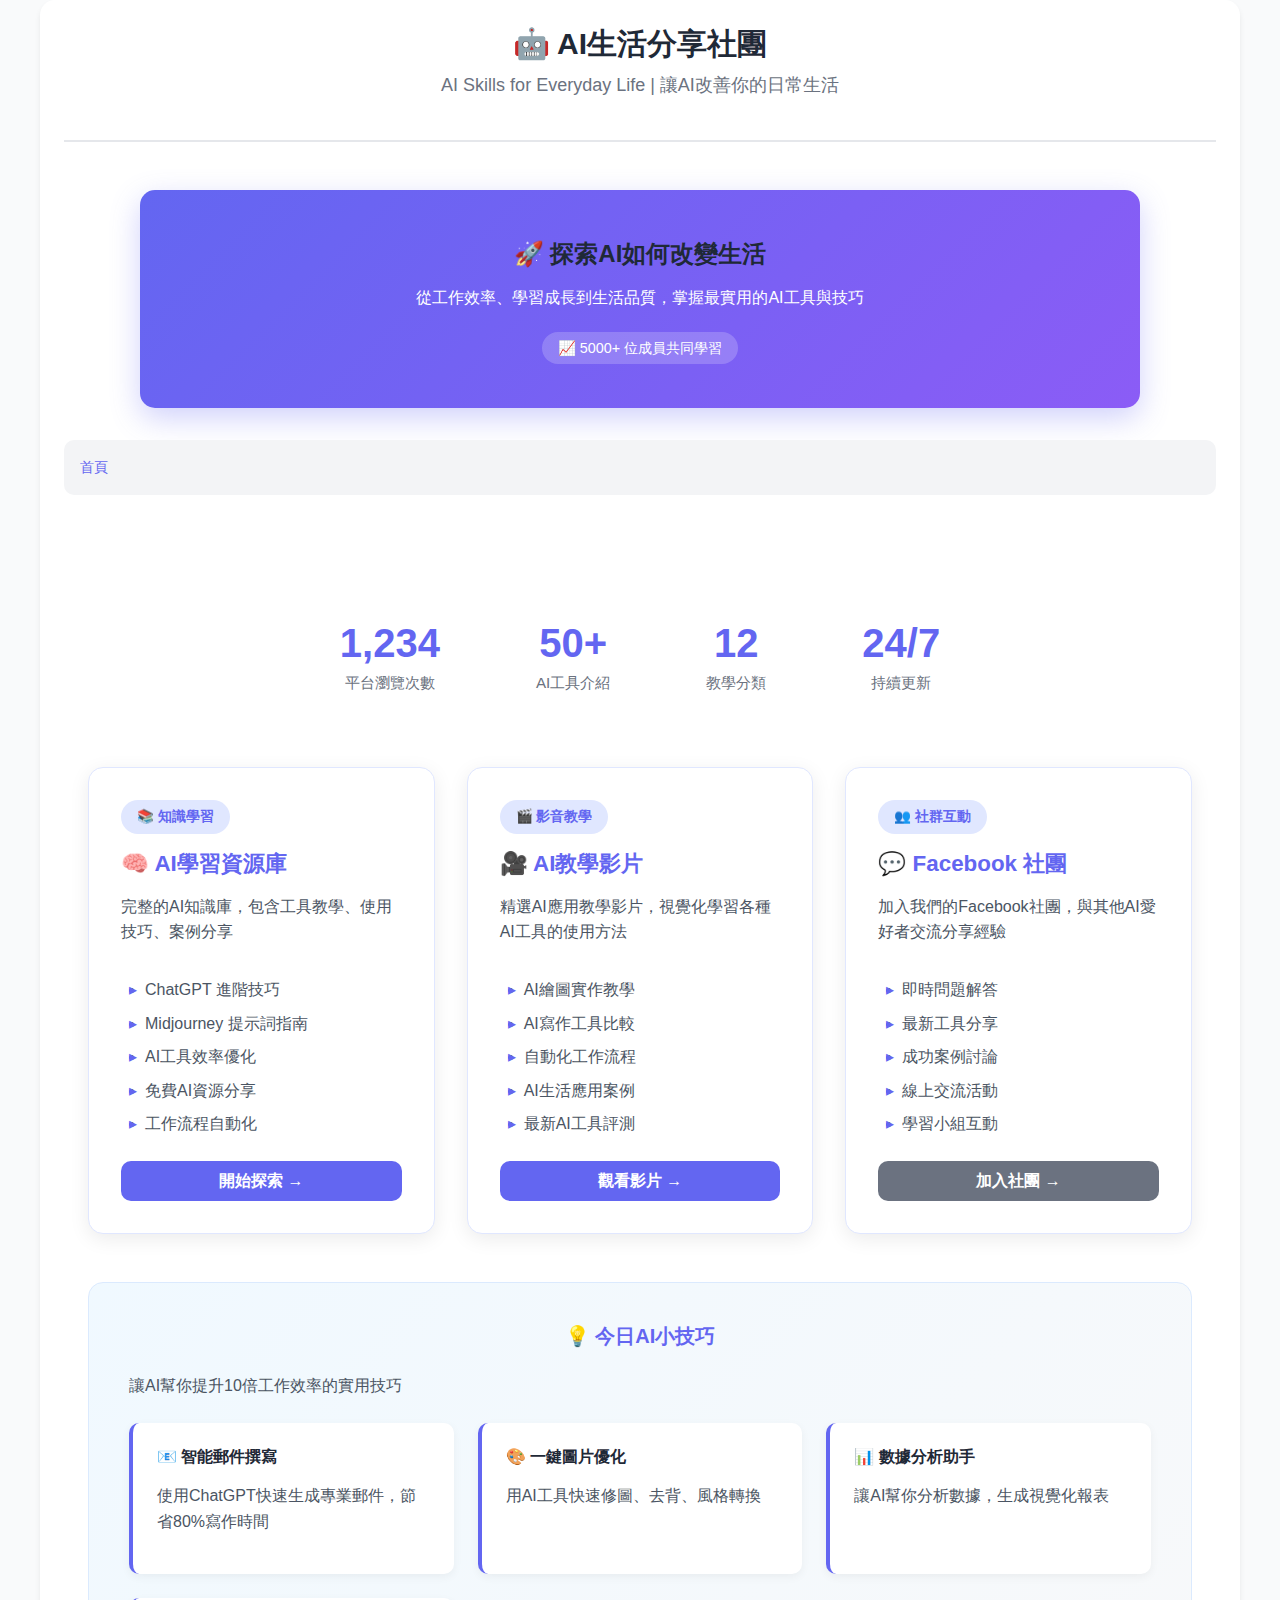
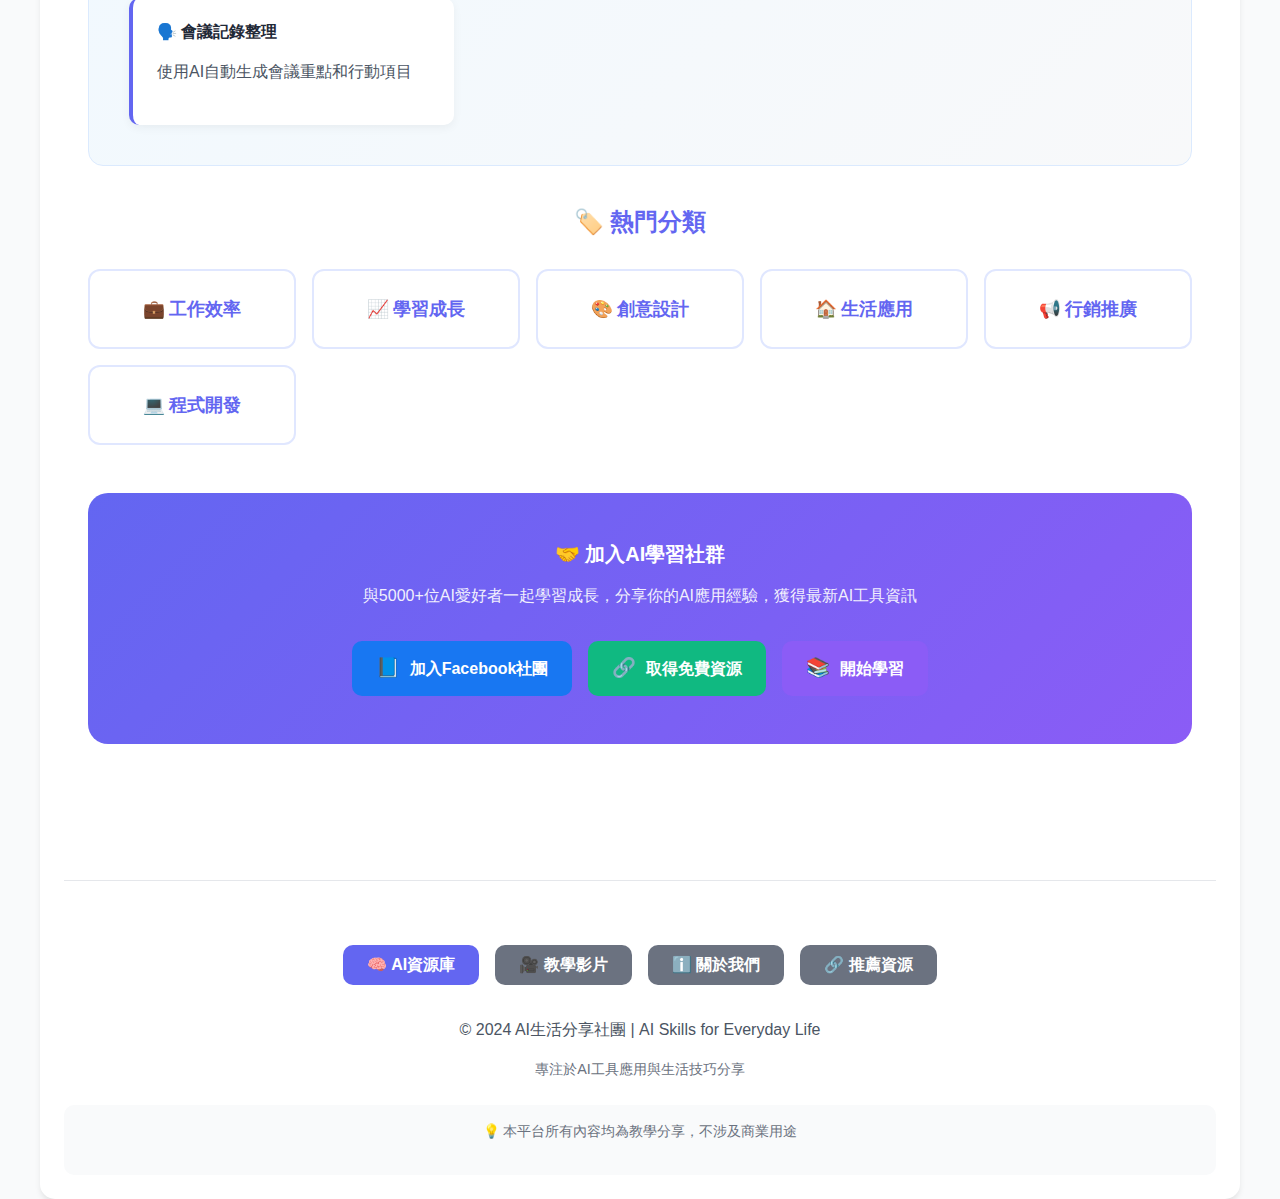
<file: index.html>
<!DOCTYPE html>
<html lang="zh-Hant">
<head>
  <meta charset="UTF-8">
  <meta name="viewport" content="width=device-width, initial-scale=1.0">
  <title>🤖 AI生活分享 | AI Skills for Everyday Life</title>
  <link rel="stylesheet" href="assets/style.css">
  <style>
    .ai-hero {
      background: linear-gradient(135deg, #6366f1 0%, #8b5cf6 100%);
      color: white;
      padding: 3rem 2rem;
      border-radius: 15px;
      margin: 2rem auto;
      text-align: center;
      max-width: 1000px;
      box-shadow: 0 10px 30px rgba(99, 102, 241, 0.3);
    }
    
    .ai-features {
      display: grid;
      grid-template-columns: repeat(auto-fit, minmax(300px, 1fr));
      gap: 2rem;
      margin: 3rem 0;
    }
    
    .ai-card {
      background: white;
      border-radius: 15px;
      padding: 2rem;
      box-shadow: 0 5px 20px rgba(0,0,0,0.08);
      border: 1px solid #e0e7ff;
      transition: all 0.3s ease;
      height: 100%;
      display: flex;
      flex-direction: column;
    }
    
    .ai-card:hover {
      transform: translateY(-10px);
      box-shadow: 0 15px 35px rgba(99, 102, 241, 0.15);
      border-color: #6366f1;
    }
    
    .ai-card h3 {
      color: #6366f1;
      margin-bottom: 1rem;
      display: flex;
      align-items: center;
      gap: 12px;
      font-size: 1.4rem;
    }
    
    .ai-category {
      display: inline-block;
      background: #e0e7ff;
      color: #6366f1;
      padding: 6px 16px;
      border-radius: 20px;
      font-size: 0.85rem;
      font-weight: 600;
      margin-bottom: 15px;
      align-self: flex-start;
    }
    
    .ai-card ul {
      margin: 1rem 0;
      padding-left: 1.5rem;
      flex-grow: 1;
    }
    
    .ai-card li {
      margin-bottom: 8px;
      color: #4b5563;
      position: relative;
    }
    
    .ai-card li:before {
      content: "▸";
      color: #6366f1;
      position: absolute;
      left: -1rem;
    }
    
    .category-grid {
      display: grid;
      grid-template-columns: repeat(auto-fit, minmax(200px, 1fr));
      gap: 1rem;
      margin: 2rem 0;
    }
    
    .category-card {
      background: white;
      border: 2px solid #e0e7ff;
      border-radius: 12px;
      padding: 1.5rem;
      text-align: center;
      text-decoration: none;
      color: #6366f1;
      font-weight: 600;
      font-size: 1.1rem;
      transition: all 0.3s ease;
    }
    
    .category-card:hover {
      background: #6366f1;
      color: white;
      transform: translateY(-3px);
      box-shadow: 0 5px 15px rgba(99, 102, 241, 0.2);
    }
    
    .community-stats {
      display: flex;
      justify-content: center;
      gap: 3rem;
      margin: 3rem 0;
      flex-wrap: wrap;
    }
    
    .stat-block {
      text-align: center;
      padding: 1.5rem;
    }
    
    .stat-number {
      font-size: 2.5rem;
      font-weight: bold;
      color: #6366f1;
      margin-bottom: 0.5rem;
      line-height: 1;
    }
    
    .stat-label {
      color: #6b7280;
      font-size: 0.95rem;
    }
    
    .ai-tips {
      background: linear-gradient(135deg, #f0f9ff 0%, #f8f9fa 100%);
      padding: 2.5rem;
      border-radius: 15px;
      margin: 2.5rem 0;
      border: 1px solid #dbeafe;
    }
    
    .ai-tips h3 {
      color: #6366f1;
      margin-bottom: 1.5rem;
      text-align: center;
    }
    
    .tips-grid {
      display: grid;
      grid-template-columns: repeat(auto-fit, minmax(250px, 1fr));
      gap: 1.5rem;
      margin-top: 1.5rem;
    }
    
    .tip-item {
      background: white;
      padding: 1.5rem;
      border-radius: 10px;
      border-left: 4px solid #6366f1;
      box-shadow: 0 3px 10px rgba(0,0,0,0.05);
    }
    
    .join-cta {
      text-align: center;
      margin: 3rem 0;
      padding: 3rem;
      background: linear-gradient(135deg, #6366f1, #8b5cf6);
      color: white;
      border-radius: 20px;
    }
    
    .join-cta h3 {
      color: white;
      margin-bottom: 1rem;
    }
    
    .join-cta p {
      opacity: 0.9;
      margin-bottom: 2rem;
      max-width: 600px;
      margin-left: auto;
      margin-right: auto;
    }
    
    .social-buttons {
      display: flex;
      gap: 1rem;
      justify-content: center;
      margin-top: 2rem;
      flex-wrap: wrap;
    }
    
    .social-btn {
      display: inline-flex;
      align-items: center;
      gap: 10px;
      padding: 12px 24px;
      background: white;
      color: #6366f1;
      border-radius: 10px;
      text-decoration: none;
      font-weight: 600;
      transition: all 0.3s ease;
    }
    
    .social-btn:hover {
      transform: translateY(-3px);
      box-shadow: 0 10px 20px rgba(0,0,0,0.1);
    }
    
    .fb-btn {
      background: #1877f2;
      color: white;
    }
    
    @media (max-width: 768px) {
      .ai-hero {
        padding: 2rem 1rem;
      }
      
      .ai-features {
        grid-template-columns: 1fr;
      }
      
      .community-stats {
        gap: 2rem;
      }
      
      .stat-number {
        font-size: 2rem;
      }
      
      .category-grid {
        grid-template-columns: repeat(2, 1fr);
      }
      
      .join-cta {
        padding: 2rem 1rem;
      }
    }
    
    @media (max-width: 480px) {
      .category-grid {
        grid-template-columns: 1fr;
      }
      
      .social-buttons {
        flex-direction: column;
      }
      
      .social-btn {
        width: 100%;
        justify-content: center;
      }
    }
  </style>
</head>
<body>
  <div class="container">
    <header class="page-header">
      <h1>🤖 AI生活分享社團</h1>
      <p class="subtitle">AI Skills for Everyday Life | 讓AI改善你的日常生活</p>
    </header>
    
    <div class="ai-hero">
      <h2>🚀 探索AI如何改變生活</h2>
      <p>從工作效率、學習成長到生活品質，掌握最實用的AI工具與技巧</p>
      <div style="margin-top: 1.5rem;">
        <span style="background: rgba(255,255,255,0.2); padding: 8px 16px; border-radius: 20px; font-size: 0.9rem;">
          📈 5000+ 位成員共同學習
        </span>
      </div>
    </div>
    
    <nav class="breadcrumb">
      <a href="index.html">首頁</a>
    </nav>
    
    <main class="main-content">
      <div class="community-stats">
        <div class="stat-block">
          <div class="stat-number" id="totalViews">1,234</div>
          <div class="stat-label">平台瀏覽次數</div>
        </div>
        <div class="stat-block">
          <div class="stat-number">50+</div>
          <div class="stat-label">AI工具介紹</div>
        </div>
        <div class="stat-block">
          <div class="stat-number">12</div>
          <div class="stat-label">教學分類</div>
        </div>
        <div class="stat-block">
          <div class="stat-number">24/7</div>
          <div class="stat-label">持續更新</div>
        </div>
      </div>
      
      <div class="ai-features">
        <div class="ai-card">
          <span class="ai-category">📚 知識學習</span>
          <h3>🧠 AI學習資源庫</h3>
          <p>完整的AI知識庫，包含工具教學、使用技巧、案例分享</p>
          <ul>
            <li>ChatGPT 進階技巧</li>
            <li>Midjourney 提示詞指南</li>
            <li>AI工具效率優化</li>
            <li>免費AI資源分享</li>
            <li>工作流程自動化</li>
          </ul>
          <a href="content-viewer.html" class="btn btn-primary" style="margin-top: auto;">開始探索 →</a>
        </div>
        
        <div class="ai-card">
          <span class="ai-category">🎬 影音教學</span>
          <h3>🎥 AI教學影片</h3>
          <p>精選AI應用教學影片，視覺化學習各種AI工具的使用方法</p>
          <ul>
            <li>AI繪圖實作教學</li>
            <li>AI寫作工具比較</li>
            <li>自動化工作流程</li>
            <li>AI生活應用案例</li>
            <li>最新AI工具評測</li>
          </ul>
          <a href="video-player.html" class="btn btn-primary" style="margin-top: auto;">觀看影片 →</a>
        </div>
        
        <div class="ai-card">
          <span class="ai-category">👥 社群互動</span>
          <h3>💬 Facebook 社團</h3>
          <p>加入我們的Facebook社團，與其他AI愛好者交流分享經驗</p>
          <ul>
            <li>即時問題解答</li>
            <li>最新工具分享</li>
            <li>成功案例討論</li>
            <li>線上交流活動</li>
            <li>學習小組互動</li>
          </ul>
          <a href="https://facebook.com/groups/ai-life-skills" target="_blank" class="btn btn-secondary" style="margin-top: auto;">加入社團 →</a>
        </div>
      </div>
      
      <section class="ai-tips">
        <h3>💡 今日AI小技巧</h3>
        <p>讓AI幫你提升10倍工作效率的實用技巧</p>
        
        <div class="tips-grid">
          <div class="tip-item">
            <h4>📧 智能郵件撰寫</h4>
            <p>使用ChatGPT快速生成專業郵件，節省80%寫作時間</p>
          </div>
          <div class="tip-item">
            <h4>🎨 一鍵圖片優化</h4>
            <p>用AI工具快速修圖、去背、風格轉換</p>
          </div>
          <div class="tip-item">
            <h4>📊 數據分析助手</h4>
            <p>讓AI幫你分析數據，生成視覺化報表</p>
          </div>
          <div class="tip-item">
            <h4>🗣️ 會議記錄整理</h4>
            <p>使用AI自動生成會議重點和行動項目</p>
          </div>
        </div>
      </section>
      
      <section>
        <h2 style="text-align: center; color: #6366f1; margin-bottom: 1.5rem;">🏷️ 熱門分類</h2>
        <div class="category-grid">
          <a href="content-viewer.html?category=工作效率" class="category-card">
            <span>💼 工作效率</span>
          </a>
          <a href="content-viewer.html?category=學習成長" class="category-card">
            <span>📈 學習成長</span>
          </a>
          <a href="content-viewer.html?category=創意設計" class="category-card">
            <span>🎨 創意設計</span>
          </a>
          <a href="content-viewer.html?category=生活應用" class="category-card">
            <span>🏠 生活應用</span>
          </a>
          <a href="content-viewer.html?category=行銷推廣" class="category-card">
            <span>📢 行銷推廣</span>
          </a>
          <a href="content-viewer.html?category=程式開發" class="category-card">
            <span>💻 程式開發</span>
          </a>
        </div>
      </section>
      
      <div class="join-cta">
        <h3>🤝 加入AI學習社群</h3>
        <p>與5000+位AI愛好者一起學習成長，分享你的AI應用經驗，獲得最新AI工具資訊</p>
        
        <div class="social-buttons">
          <a href="https://facebook.com/groups/ai-life-skills" target="_blank" class="social-btn fb-btn">
            <span style="font-size: 1.2rem;">📘</span>
            加入Facebook社團
          </a>
          <a href="resources.html" class="social-btn" style="background: #10b981; color: white;">
            <span style="font-size: 1.2rem;">🔗</span>
            取得免費資源
          </a>
          <a href="content-viewer.html" class="social-btn" style="background: #8b5cf6; color: white;">
            <span style="font-size: 1.2rem;">📚</span>
            開始學習
          </a>
        </div>
      </div>
    </main>
    
    <footer style="text-align: center; margin-top: 4rem; padding-top: 2rem; border-top: 1px solid #e5e7eb;">
      <div class="btn-container">
        <a href="content-viewer.html" class="btn btn-primary">🧠 AI資源庫</a>
        <a href="video-player.html" class="btn btn-secondary">🎥 教學影片</a>
        <a href="about.html" class="btn btn-secondary">ℹ️ 關於我們</a>
        <a href="resources.html" class="btn btn-secondary">🔗 推薦資源</a>
      </div>
      
      <p style="margin-top: 2rem;">&copy; 2024 AI生活分享社團 | AI Skills for Everyday Life</p>
      <p style="font-size: 0.9rem; color: #6b7280; margin-top: 0.5rem;">
        專注於AI工具應用與生活技巧分享
      </p>
      
      <div style="margin-top: 1.5rem; padding: 1rem; background: #f9fafb; border-radius: 10px;">
        <p style="font-size: 0.85rem; color: #6b7280;">
          💡 本平台所有內容均為教學分享，不涉及商業用途
        </p>
      </div>
    </footer>
  </div>
  
  <script>
    // 統計功能
    document.addEventListener('DOMContentLoaded', function() {
      // 更新總瀏覽次數
      updateTotalViews();
      
      // 記錄首頁訪問
      recordPageView('home');
    });
    
    function updateTotalViews() {
      let total = 0;
      for (let i = 0; i < localStorage.length; i++) {
        const key = localStorage.key(i);
        if (key && key.startsWith('views_')) {
          total += parseInt(localStorage.getItem(key) || 0);
        }
      }
      if (total > 0) {
        document.getElementById('totalViews').textContent = total.toLocaleString();
      }
    }
    
    function recordPageView(page) {
      const key = `views_${page}`;
      let count = parseInt(localStorage.getItem(key) || '0');
      count++;
      localStorage.setItem(key, count.toString());
    }
    
    // 鍵盤快捷鍵
    document.addEventListener('keydown', function(event) {
      // Ctrl+Shift+A - 跳轉到AI資源庫
      if (event.ctrlKey && event.shiftKey && event.key === 'A') {
        event.preventDefault();
        window.location.href = 'content-viewer.html';
      }
      
      // Ctrl+Shift+V - 跳轉到影片
      if (event.ctrlKey && event.shiftKey && event.key === 'V') {
        event.preventDefault();
        window.location.href = 'video-player.html';
      }
    });
  </script>
</body>
</html>
</file>
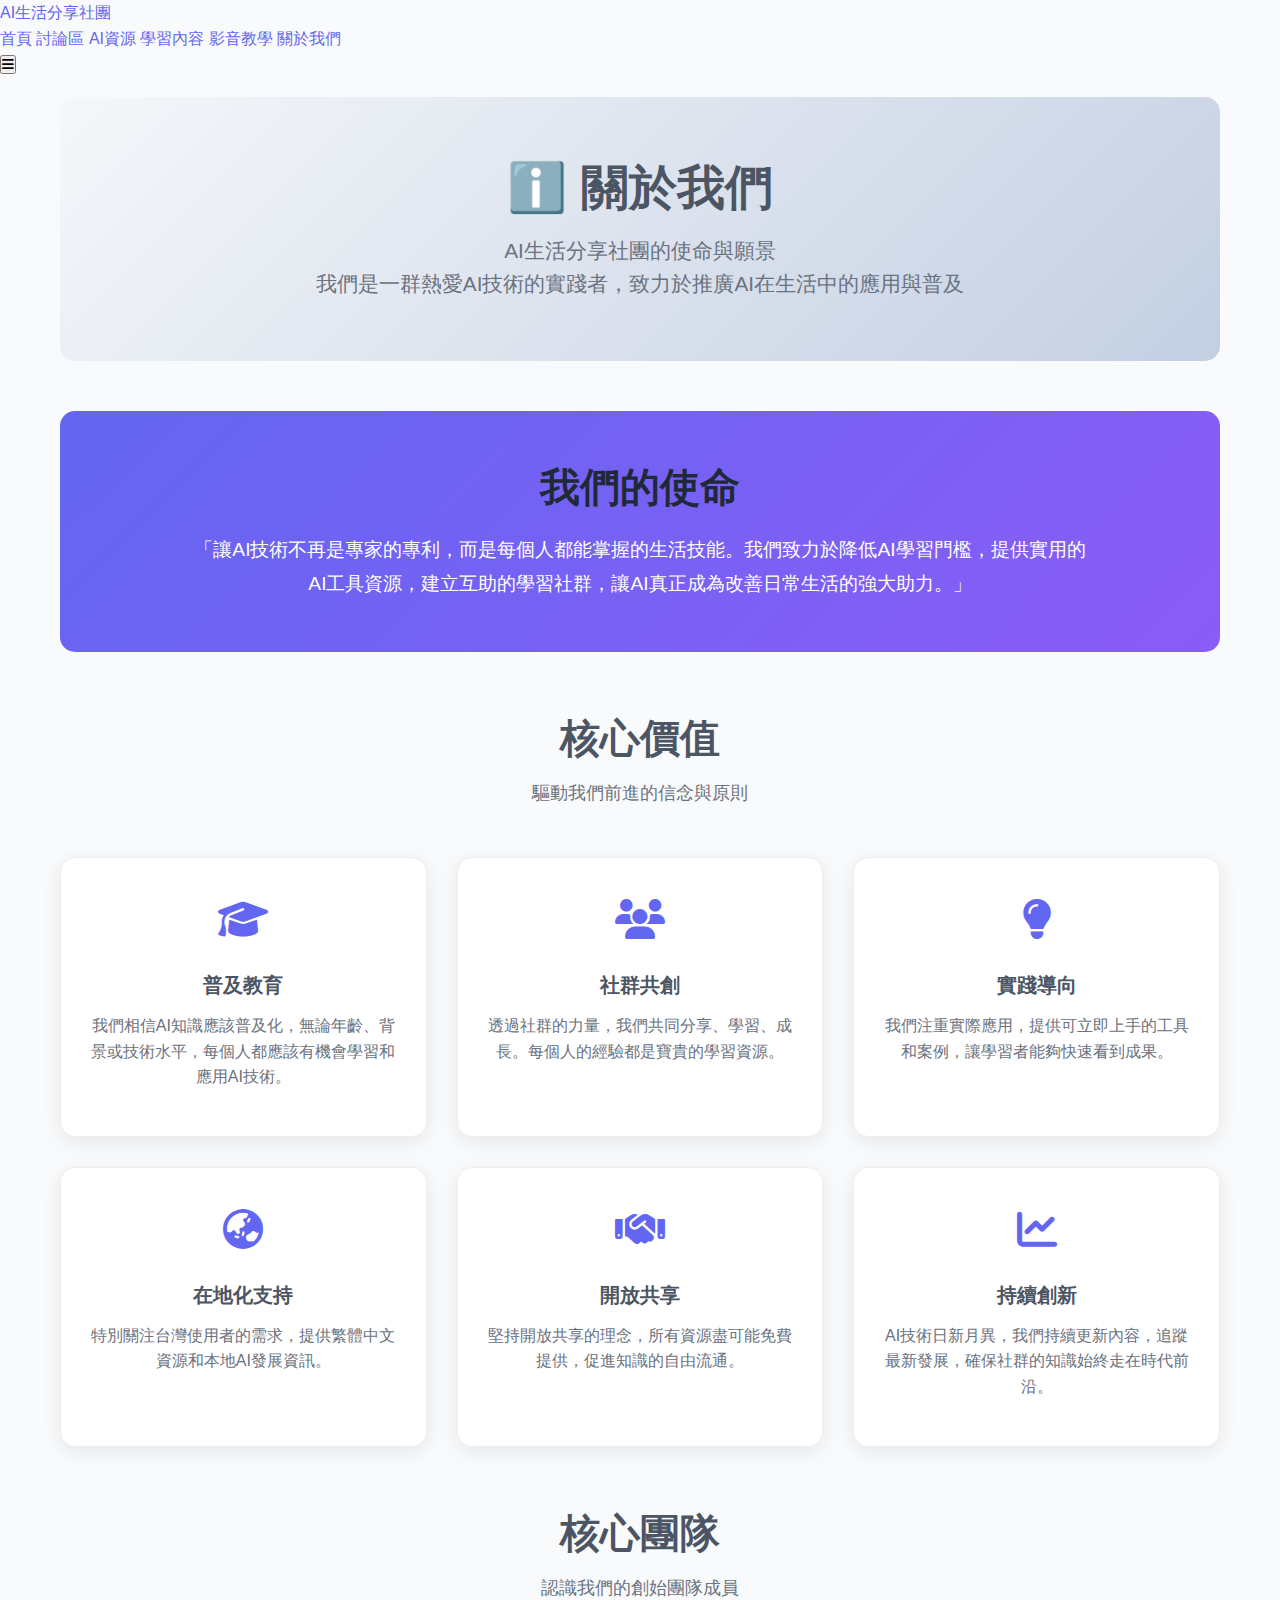
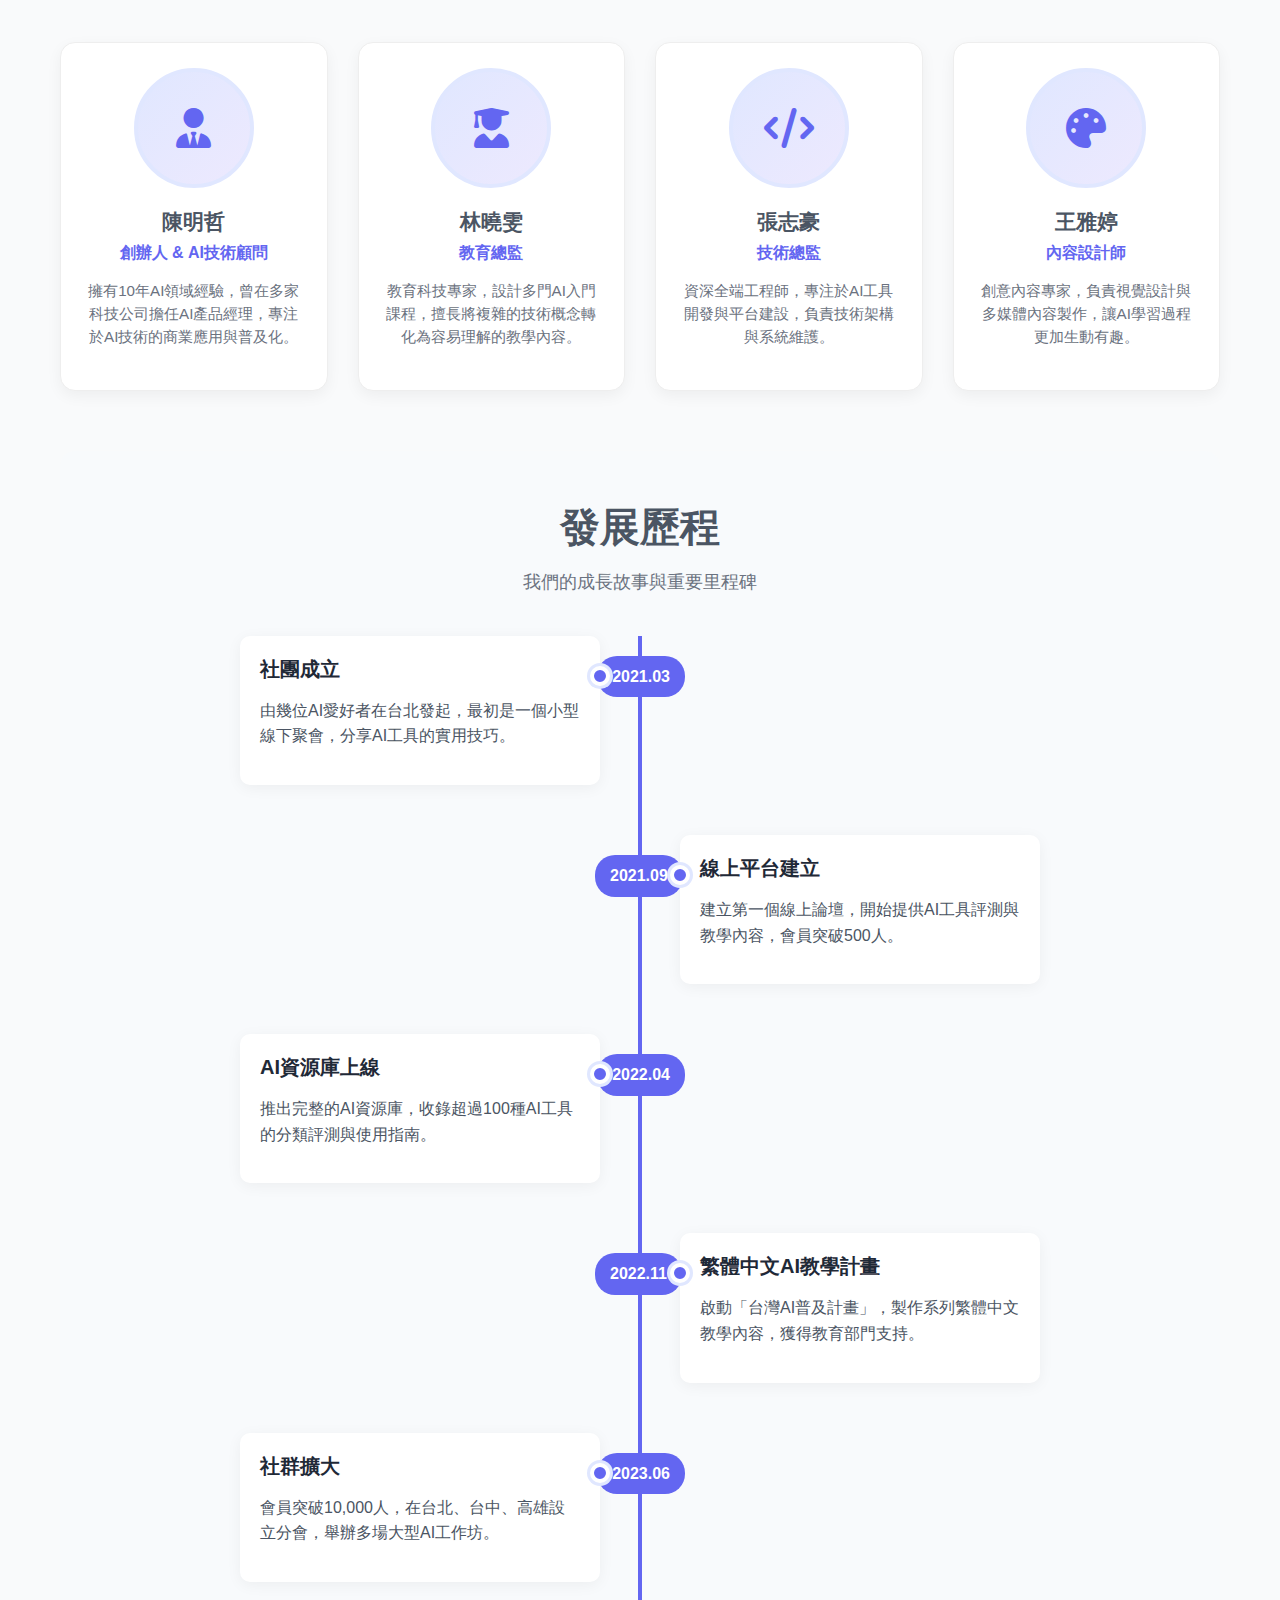
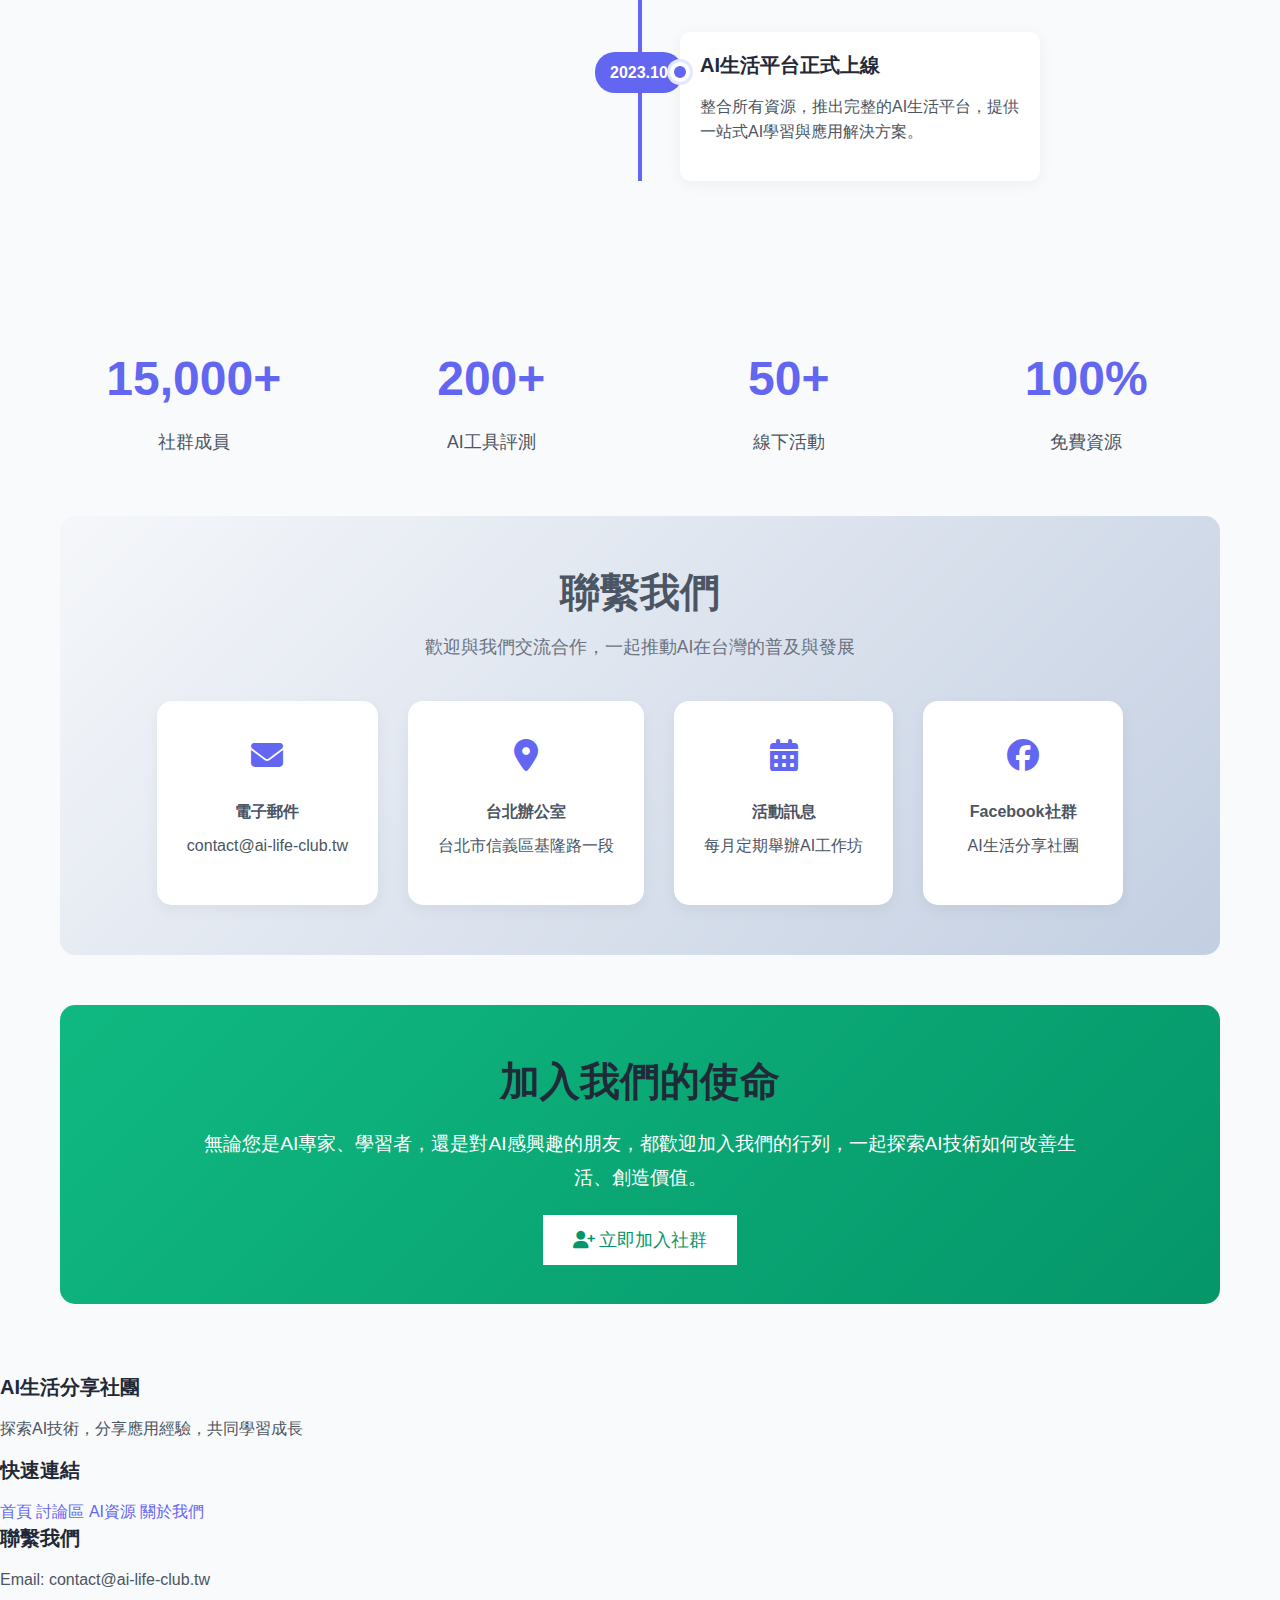
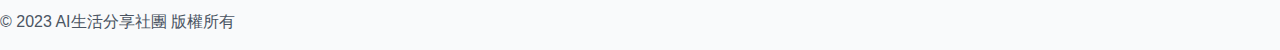
<file: about.html>
<!DOCTYPE html>
<html lang="zh-Hant">
<head>
  <meta charset="UTF-8">
  <meta name="viewport" content="width=device-width, initial-scale=1.0">
  <title>ℹ️ 關於我們 | AI生活分享社團</title>
  <link rel="stylesheet" href="assets/style.css">
  <link rel="stylesheet" href="https://cdnjs.cloudflare.com/ajax/libs/font-awesome/6.4.0/css/all.min.css">
  <style>
    /* 关于页面样式 */
    .about-container {
      max-width: 1200px;
      margin: 0 auto;
      padding: 20px;
    }
    
    .about-hero {
      text-align: center;
      padding: 60px 20px;
      background: linear-gradient(135deg, #f5f7fa 0%, #c3cfe2 100%);
      border-radius: 15px;
      margin-bottom: 40px;
    }
    
    .about-hero h1 {
      font-size: 3rem;
      margin-bottom: 15px;
      color: var(--text-color);
    }
    
    .about-hero p {
      font-size: 1.3rem;
      color: var(--text-light);
      max-width: 800px;
      margin: 0 auto;
    }
    
    .mission-section {
      background: linear-gradient(135deg, #6366f1 0%, #8b5cf6 100%);
      color: white;
      padding: 50px 30px;
      border-radius: 15px;
      margin: 50px 0;
      text-align: center;
    }
    
    .mission-section h2 {
      font-size: 2.5rem;
      margin-bottom: 20px;
    }
    
    .mission-section p {
      font-size: 1.2rem;
      max-width: 900px;
      margin: 0 auto;
      line-height: 1.8;
    }
    
    .values-grid {
      display: grid;
      grid-template-columns: repeat(auto-fit, minmax(300px, 1fr));
      gap: 30px;
      margin: 50px 0;
    }
    
    .value-card {
      background: white;
      border-radius: 15px;
      padding: 30px;
      box-shadow: 0 5px 20px rgba(0,0,0,0.08);
      text-align: center;
      transition: transform 0.3s;
      border: 1px solid #eee;
    }
    
    .value-card:hover {
      transform: translateY(-10px);
    }
    
    .value-icon {
      font-size: 2.5rem;
      color: var(--primary-color);
      margin-bottom: 20px;
    }
    
    .value-card h3 {
      color: var(--text-color);
      margin-bottom: 15px;
    }
    
    .value-card p {
      color: var(--text-light);
      line-height: 1.6;
    }
    
    .team-section {
      margin: 60px 0;
    }
    
    .team-grid {
      display: grid;
      grid-template-columns: repeat(auto-fit, minmax(250px, 1fr));
      gap: 30px;
      margin-top: 40px;
    }
    
    .team-member {
      background: white;
      border-radius: 15px;
      padding: 25px;
      box-shadow: 0 5px 15px rgba(0,0,0,0.05);
      text-align: center;
      transition: transform 0.3s;
      border: 1px solid #eee;
    }
    
    .team-member:hover {
      transform: translateY(-5px);
    }
    
    .member-avatar {
      width: 120px;
      height: 120px;
      border-radius: 50%;
      margin: 0 auto 20px;
      background: linear-gradient(135deg, #e0e7ff 0%, #ede9fe 100%);
      display: flex;
      align-items: center;
      justify-content: center;
      font-size: 2.5rem;
      color: var(--primary-color);
      border: 4px solid var(--primary-light);
    }
    
    .member-name {
      font-size: 1.3rem;
      color: var(--text-color);
      margin-bottom: 5px;
    }
    
    .member-role {
      color: var(--primary-color);
      font-weight: 600;
      margin-bottom: 15px;
    }
    
    .member-bio {
      color: var(--text-light);
      font-size: 0.95rem;
      line-height: 1.5;
    }
    
    .history-section {
      background: #f8fafc;
      padding: 50px 30px;
      border-radius: 15px;
      margin: 50px 0;
    }
    
    .timeline {
      position: relative;
      max-width: 800px;
      margin: 40px auto 0;
    }
    
    .timeline::before {
      content: '';
      position: absolute;
      left: 50%;
      top: 0;
      bottom: 0;
      width: 4px;
      background: var(--primary-color);
      transform: translateX(-50%);
    }
    
    .timeline-item {
      position: relative;
      margin-bottom: 50px;
      width: 50%;
      padding-right: 40px;
    }
    
    .timeline-item:nth-child(even) {
      margin-left: 50%;
      padding-right: 0;
      padding-left: 40px;
    }
    
    .timeline-content {
      background: white;
      padding: 20px;
      border-radius: 10px;
      box-shadow: 0 3px 15px rgba(0,0,0,0.05);
      position: relative;
    }
    
    .timeline-year {
      position: absolute;
      top: 20px;
      right: -85px;
      background: var(--primary-color);
      color: white;
      padding: 8px 15px;
      border-radius: 20px;
      font-weight: 600;
    }
    
    .timeline-item:nth-child(even) .timeline-year {
      right: auto;
      left: -85px;
    }
    
    .timeline-dot {
      position: absolute;
      right: -10px;
      top: 30px;
      width: 20px;
      height: 20px;
      background: var(--primary-color);
      border-radius: 50%;
      border: 4px solid white;
      box-shadow: 0 0 0 3px var(--primary-light);
    }
    
    .timeline-item:nth-child(even) .timeline-dot {
      right: auto;
      left: -10px;
    }
    
    .stats-section {
      display: flex;
      justify-content: space-around;
      flex-wrap: wrap;
      margin: 60px 0;
      gap: 30px;
    }
    
    .stat-box {
      text-align: center;
      flex: 1;
      min-width: 200px;
    }
    
    .stat-number {
      font-size: 3rem;
      font-weight: 700;
      color: var(--primary-color);
      margin-bottom: 10px;
    }
    
    .stat-label {
      color: var(--text-color);
      font-size: 1.1rem;
    }
    
    .contact-section {
      background: linear-gradient(135deg, #f5f7fa 0%, #c3cfe2 100%);
      padding: 50px 30px;
      border-radius: 15px;
      margin: 50px 0;
      text-align: center;
    }
    
    .contact-options {
      display: flex;
      justify-content: center;
      flex-wrap: wrap;
      gap: 30px;
      margin-top: 40px;
    }
    
    .contact-card {
      background: white;
      padding: 30px;
      border-radius: 15px;
      box-shadow: 0 5px 15px rgba(0,0,0,0.05);
      text-align: center;
      min-width: 200px;
    }
    
    .contact-icon {
      font-size: 2rem;
      color: var(--primary-color);
      margin-bottom: 20px;
    }
    
    .contact-card h4 {
      color: var(--text-color);
      margin-bottom: 10px;
    }
    
    .section-header {
      text-align: center;
      margin-bottom: 40px;
    }
    
    .section-header h2 {
      font-size: 2.5rem;
      color: var(--text-color);
      margin-bottom: 15px;
    }
    
    .section-header p {
      color: var(--text-light);
      max-width: 700px;
      margin: 0 auto;
      font-size: 1.1rem;
    }
    
    /* 響應式設計 */
    @media (max-width: 768px) {
      .timeline::before {
        left: 30px;
      }
      
      .timeline-item {
        width: 100%;
        padding-left: 70px;
        padding-right: 0;
      }
      
      .timeline-item:nth-child(even) {
        margin-left: 0;
        padding-left: 70px;
      }
      
      .timeline-year {
        left: -50px;
        right: auto;
      }
      
      .timeline-dot {
        left: 21px;
        right: auto;
      }
      
      .about-hero h1 {
        font-size: 2.5rem;
      }
      
      .mission-section h2 {
        font-size: 2rem;
      }
      
      .values-grid {
        grid-template-columns: 1fr;
      }
      
      .team-grid {
        grid-template-columns: 1fr;
      }
      
      .stats-section {
        flex-direction: column;
        align-items: center;
      }
    }
  </style>
</head>
<body>
  <!-- 導航欄 -->
  <nav class="navbar">
    <div class="nav-container">
      <a href="index.html" class="logo">AI生活分享社團</a>
      <div class="nav-links">
        <a href="index.html">首頁</a>
        <a href="forum.html">討論區</a>
        <a href="resources.html">AI資源</a>
        <a href="content-viewer.html">學習內容</a>
        <a href="video-player.html">影音教學</a>
        <a href="about.html" class="active">關於我們</a>
      </div>
      <button class="menu-toggle" id="menuToggle">
        <i class="fas fa-bars"></i>
      </button>
    </div>
  </nav>

  <div class="about-container">
    <!-- 關於我們英雄區域 -->
    <section class="about-hero">
      <h1>ℹ️ 關於我們</h1>
      <p class="subtitle">AI生活分享社團的使命與願景</p>
      <p>我們是一群熱愛AI技術的實踐者，致力於推廣AI在生活中的應用與普及</p>
    </section>
    
    <!-- 使命宣言 -->
    <section class="mission-section">
      <h2>我們的使命</h2>
      <p>「讓AI技術不再是專家的專利，而是每個人都能掌握的生活技能。我們致力於降低AI學習門檻，提供實用的AI工具資源，建立互助的學習社群，讓AI真正成為改善日常生活的強大助力。」</p>
    </section>
    
    <!-- 核心價值 -->
    <section class="team-section">
      <div class="section-header">
        <h2>核心價值</h2>
        <p>驅動我們前進的信念與原則</p>
      </div>
      <div class="values-grid">
        <div class="value-card">
          <div class="value-icon">
            <i class="fas fa-graduation-cap"></i>
          </div>
          <h3>普及教育</h3>
          <p>我們相信AI知識應該普及化，無論年齡、背景或技術水平，每個人都應該有機會學習和應用AI技術。</p>
        </div>
        
        <div class="value-card">
          <div class="value-icon">
            <i class="fas fa-users"></i>
          </div>
          <h3>社群共創</h3>
          <p>透過社群的力量，我們共同分享、學習、成長。每個人的經驗都是寶貴的學習資源。</p>
        </div>
        
        <div class="value-card">
          <div class="value-icon">
            <i class="fas fa-lightbulb"></i>
          </div>
          <h3>實踐導向</h3>
          <p>我們注重實際應用，提供可立即上手的工具和案例，讓學習者能夠快速看到成果。</p>
        </div>
        
        <div class="value-card">
          <div class="value-icon">
            <i class="fas fa-globe-asia"></i>
          </div>
          <h3>在地化支持</h3>
          <p>特別關注台灣使用者的需求，提供繁體中文資源和本地AI發展資訊。</p>
        </div>
        
        <div class="value-card">
          <div class="value-icon">
            <i class="fas fa-handshake"></i>
          </div>
          <h3>開放共享</h3>
          <p>堅持開放共享的理念，所有資源盡可能免費提供，促進知識的自由流通。</p>
        </div>
        
        <div class="value-card">
          <div class="value-icon">
            <i class="fas fa-chart-line"></i>
          </div>
          <h3>持續創新</h3>
          <p>AI技術日新月異，我們持續更新內容，追蹤最新發展，確保社群的知識始終走在時代前沿。</p>
        </div>
      </div>
    </section>
    
    <!-- 團隊介紹 -->
    <section class="team-section">
      <div class="section-header">
        <h2>核心團隊</h2>
        <p>認識我們的創始團隊成員</p>
      </div>
      <div class="team-grid">
        <div class="team-member">
          <div class="member-avatar">
            <i class="fas fa-user-tie"></i>
          </div>
          <h3 class="member-name">陳明哲</h3>
          <div class="member-role">創辦人 & AI技術顧問</div>
          <p class="member-bio">擁有10年AI領域經驗，曾在多家科技公司擔任AI產品經理，專注於AI技術的商業應用與普及化。</p>
        </div>
        
        <div class="team-member">
          <div class="member-avatar">
            <i class="fas fa-user-graduate"></i>
          </div>
          <h3 class="member-name">林曉雯</h3>
          <div class="member-role">教育總監</div>
          <p class="member-bio">教育科技專家，設計多門AI入門課程，擅長將複雜的技術概念轉化為容易理解的教學內容。</p>
        </div>
        
        <div class="team-member">
          <div class="member-avatar">
            <i class="fas fa-code"></i>
          </div>
          <h3 class="member-name">張志豪</h3>
          <div class="member-role">技術總監</div>
          <p class="member-bio">資深全端工程師，專注於AI工具開發與平台建設，負責技術架構與系統維護。</p>
        </div>
        
        <div class="team-member">
          <div class="member-avatar">
            <i class="fas fa-palette"></i>
          </div>
          <h3 class="member-name">王雅婷</h3>
          <div class="member-role">內容設計師</div>
          <p class="member-bio">創意內容專家，負責視覺設計與多媒體內容製作，讓AI學習過程更加生動有趣。</p>
        </div>
      </div>
    </section>
    
    <!-- 發展歷程 -->
    <section class="history-section">
      <div class="section-header">
        <h2>發展歷程</h2>
        <p>我們的成長故事與重要里程碑</p>
      </div>
      <div class="timeline">
        <div class="timeline-item">
          <div class="timeline-content">
            <h3>社團成立</h3>
            <p>由幾位AI愛好者在台北發起，最初是一個小型線下聚會，分享AI工具的實用技巧。</p>
            <div class="timeline-year">2021.03</div>
            <div class="timeline-dot"></div>
          </div>
        </div>
        
        <div class="timeline-item">
          <div class="timeline-content">
            <h3>線上平台建立</h3>
            <p>建立第一個線上論壇，開始提供AI工具評測與教學內容，會員突破500人。</p>
            <div class="timeline-year">2021.09</div>
            <div class="timeline-dot"></div>
          </div>
        </div>
        
        <div class="timeline-item">
          <div class="timeline-content">
            <h3>AI資源庫上線</h3>
            <p>推出完整的AI資源庫，收錄超過100種AI工具的分類評測與使用指南。</p>
            <div class="timeline-year">2022.04</div>
            <div class="timeline-dot"></div>
          </div>
        </div>
        
        <div class="timeline-item">
          <div class="timeline-content">
            <h3>繁體中文AI教學計畫</h3>
            <p>啟動「台灣AI普及計畫」，製作系列繁體中文教學內容，獲得教育部門支持。</p>
            <div class="timeline-year">2022.11</div>
            <div class="timeline-dot"></div>
          </div>
        </div>
        
        <div class="timeline-item">
          <div class="timeline-content">
            <h3>社群擴大</h3>
            <p>會員突破10,000人，在台北、台中、高雄設立分會，舉辦多場大型AI工作坊。</p>
            <div class="timeline-year">2023.06</div>
            <div class="timeline-dot"></div>
          </div>
        </div>
        
        <div class="timeline-item">
          <div class="timeline-content">
            <h3>AI生活平台正式上線</h3>
            <p>整合所有資源，推出完整的AI生活平台，提供一站式AI學習與應用解決方案。</p>
            <div class="timeline-year">2023.10</div>
            <div class="timeline-dot"></div>
          </div>
        </div>
      </div>
    </section>
    
    <!-- 統計數據 -->
    <section class="stats-section">
      <div class="stat-box">
        <div class="stat-number">15,000+</div>
        <div class="stat-label">社群成員</div>
      </div>
      <div class="stat-box">
        <div class="stat-number">200+</div>
        <div class="stat-label">AI工具評測</div>
      </div>
      <div class="stat-box">
        <div class="stat-number">50+</div>
        <div class="stat-label">線下活動</div>
      </div>
      <div class="stat-box">
        <div class="stat-number">100%</div>
        <div class="stat-label">免費資源</div>
      </div>
    </section>
    
    <!-- 聯繫我們 -->
    <section class="contact-section">
      <div class="section-header">
        <h2>聯繫我們</h2>
        <p>歡迎與我們交流合作，一起推動AI在台灣的普及與發展</p>
      </div>
      <div class="contact-options">
        <div class="contact-card">
          <div class="contact-icon">
            <i class="fas fa-envelope"></i>
          </div>
          <h4>電子郵件</h4>
          <p>contact@ai-life-club.tw</p>
        </div>
        
        <div class="contact-card">
          <div class="contact-icon">
            <i class="fas fa-map-marker-alt"></i>
          </div>
          <h4>台北辦公室</h4>
          <p>台北市信義區基隆路一段</p>
        </div>
        
        <div class="contact-card">
          <div class="contact-icon">
            <i class="fas fa-calendar-alt"></i>
          </div>
          <h4>活動訊息</h4>
          <p>每月定期舉辦AI工作坊</p>
        </div>
        
        <div class="contact-card">
          <div class="contact-icon">
            <i class="fab fa-facebook"></i>
          </div>
          <h4>Facebook社群</h4>
          <p>AI生活分享社團</p>
        </div>
      </div>
    </section>
    
    <!-- 加入我們 -->
    <section class="mission-section" style="background: linear-gradient(135deg, #10b981 0%, #059669 100%);">
      <h2>加入我們的使命</h2>
      <p>無論您是AI專家、學習者，還是對AI感興趣的朋友，都歡迎加入我們的行列，一起探索AI技術如何改善生活、創造價值。</p>
      <div style="margin-top: 30px;">
        <a href="forum.html" class="tool-link" style="background: white; color: #059669; padding: 15px 30px; font-size: 1.1rem;">
          <i class="fas fa-user-plus"></i> 立即加入社群
        </a>
      </div>
    </section>
  </div>

  <!-- 頁腳 -->
  <footer class="footer">
    <div class="footer-content">
      <div class="footer-section">
        <h3>AI生活分享社團</h3>
        <p>探索AI技術，分享應用經驗，共同學習成長</p>
      </div>
      <div class="footer-section">
        <h3>快速連結</h3>
        <a href="index.html">首頁</a>
        <a href="forum.html">討論區</a>
        <a href="resources.html">AI資源</a>
        <a href="about.html">關於我們</a>
      </div>
      <div class="footer-section">
        <h3>聯繫我們</h3>
        <p>Email: contact@ai-life-club.tw</p>
        <p>© 2023 AI生活分享社團 版權所有</p>
      </div>
    </div>
  </footer>

  <script>
    // 記錄頁面訪問
    document.addEventListener('DOMContentLoaded', function() {
      recordPageView('about');
      
      // 導航欄漢堡菜單功能
      document.getElementById('menuToggle').addEventListener('click', function() {
        const navLinks = document.querySelector('.nav-links');
        navLinks.classList.toggle('show');
      });
    });
    
    function recordPageView(page) {
      const key = `views_${page}`;
      let count = parseInt(localStorage.getItem(key) || '0');
      count++;
      localStorage.setItem(key, count.toString());
    }
    
    // 平滑滾動到錨點
    document.querySelectorAll('a[href^="#"]').forEach(anchor => {
      anchor.addEventListener('click', function(e) {
        e.preventDefault();
        
        const targetId = this.getAttribute('href');
        if (targetId === '#') return;
        
        const targetElement = document.querySelector(targetId);
        if (targetElement) {
          window.scrollTo({
            top: targetElement.offsetTop - 80,
            behavior: 'smooth'
          });
        }
      });
    });
  </script>
</body>
</html>
</file>
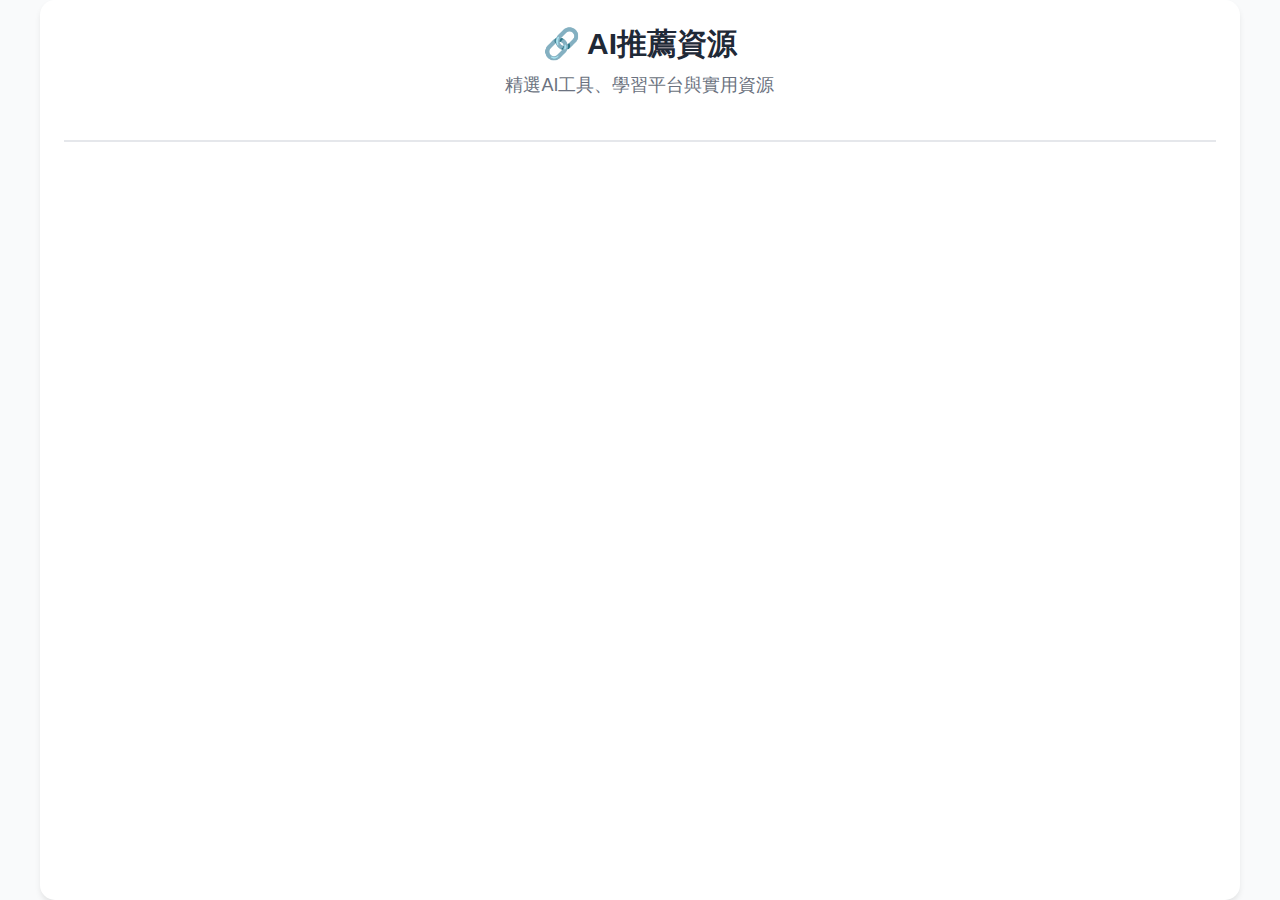
<file: resources.html>
<!DOCTYPE html>
<html lang="zh-Hant">
<head>
  <meta charset="UTF-8">
  <meta name="viewport" content="width=device-width, initial-scale=1.0">
  <title>🔗 AI推薦資源 | AI生活分享社團</title>
  <link rel="stylesheet" href="assets/style.css">
  <style>
    /* 资源页面样式 - 与之前代码一致 */
    .resources-container {
      max-width: 1200px;
      margin: 0 auto;
      padding: 20px;
    }
    
    .resource-category {
      margin: 40px 0;
    }
    
    /* 其余样式保持一致 */
  </style>
</head>
<body>
  <div class="container">
    <header class="page-header">
      <h1>🔗 AI推薦資源</h1>
      <p class="subtitle">精選AI工具、學習平台與實用資源</p>
    </header>
    
    <!-- 页面内容与之前代码完全一致 -->
    <!-- 包含完整的AI工具和网站推荐 -->
    
  </div>
  
  <script>
    // 工具過濾功能
    function filterTools(category) {
      const buttons = document.querySelectorAll('.tool-category-btn');
      buttons.forEach(btn => btn.classList.remove('active'));
      event.target.classList.add('active');
      
      console.log(`篩選類別: ${category}`);
    }
    
    // 記錄頁面訪問
    document.addEventListener('DOMContentLoaded', function() {
      recordPageView('resources');
    });
    
    function recordPageView(page) {
      const key = `views_${page}`;
      let count = parseInt(localStorage.getItem(key) || '0');
      count++;
      localStorage.setItem(key, count.toString());
    }
  </script>
</body>
</html>
</file>
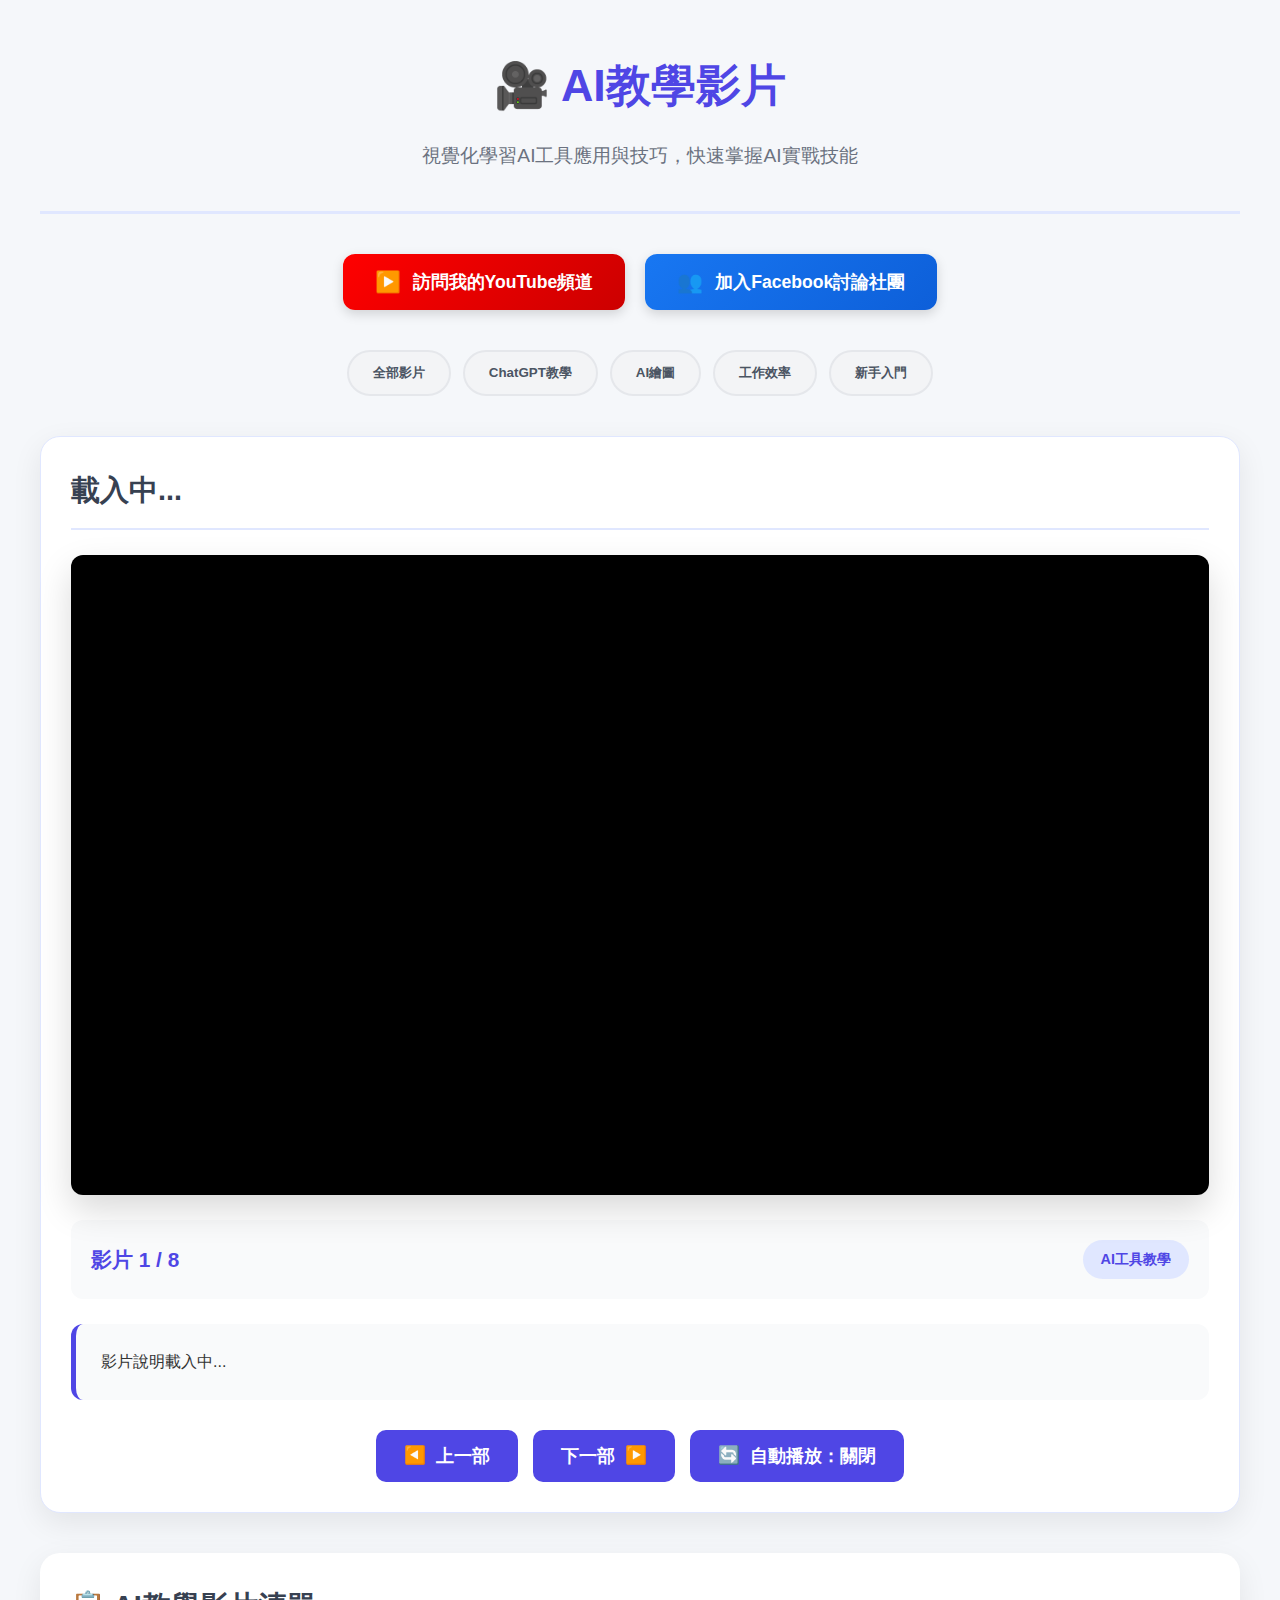
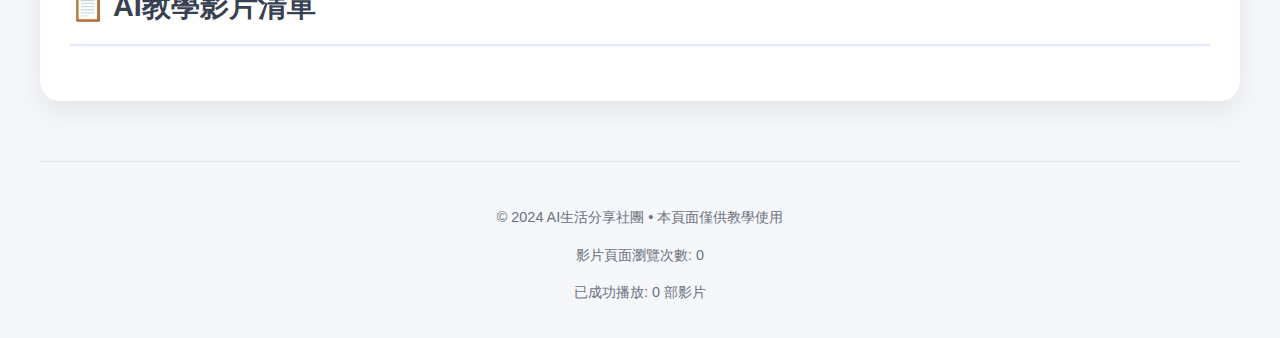
<file: video-player.html>
<!DOCTYPE html>
<html lang="zh-Hant">
<head>
    <meta charset="UTF-8">
    <meta name="viewport" content="width=device-width, initial-scale=1.0">
    <title>🎥 AI教學影片 | AI生活分享社團</title>
    <style>
        /* ===== 全局基礎樣式 ===== */
        * {
            box-sizing: border-box;
            font-family: -apple-system, BlinkMacSystemFont, 'Segoe UI', Roboto, Oxygen, Ubuntu, sans-serif;
        }
        body {
            margin: 0;
            padding: 20px;
            background-color: #f5f7fa;
            color: #333;
            line-height: 1.6;
        }
        .container {
            max-width: 1200px;
            margin: 0 auto;
        }

        /* ===== 頁面標題 ===== */
        .page-header {
            text-align: center;
            margin-bottom: 40px;
            padding-bottom: 20px;
            border-bottom: 3px solid #e0e7ff;
        }
        .page-header h1 {
            color: #4f46e5;
            margin-bottom: 10px;
            font-size: 2.8rem;
        }
        .subtitle {
            font-size: 1.2rem;
            color: #6b7280;
        }

        /* ===== 頂部按鈕區（YouTube & Facebook） ===== */
        .top-button-row {
            display: flex;
            justify-content: center;
            gap: 20px;
            flex-wrap: wrap;
            margin-bottom: 40px;
        }
        .channel-btn {
            display: inline-flex;
            align-items: center;
            gap: 12px;
            padding: 16px 32px;
            font-size: 1.1rem;
            font-weight: 600;
            color: white;
            text-decoration: none;
            border-radius: 12px;
            transition: all 0.3s ease;
            border: none;
            cursor: pointer;
            box-shadow: 0 4px 12px rgba(0, 0, 0, 0.15);
        }
        .channel-btn:hover {
            transform: translateY(-3px);
            box-shadow: 0 8px 20px rgba(0, 0, 0, 0.25);
        }
        .youtube-btn {
            background: linear-gradient(135deg, #FF0000, #CC0000);
        }
        .facebook-btn {
            background: linear-gradient(135deg, #1877F2, #0D5FD9);
        }

        /* ===== 影片播放器主區域 ===== */
        .video-player-section {
            background: white;
            border-radius: 20px;
            padding: 30px;
            margin-bottom: 40px;
            box-shadow: 0 10px 30px rgba(0, 0, 0, 0.08);
            border: 1px solid #e0e7ff;
        }
        .section-title {
            color: #374151;
            font-size: 1.8rem;
            margin-top: 0;
            margin-bottom: 25px;
            padding-bottom: 15px;
            border-bottom: 2px solid #e0e7ff;
        }
        .video-wrapper {
            position: relative;
            width: 100%;
            padding-bottom: 56.25%; /* 16:9 比例 */
            height: 0;
            margin-bottom: 25px;
            border-radius: 12px;
            overflow: hidden;
            box-shadow: 0 15px 35px rgba(0, 0, 0, 0.15);
            background: #000;
        }
        .video-wrapper iframe {
            position: absolute;
            top: 0;
            left: 0;
            width: 100%;
            height: 100%;
            border: 0;
            z-index: 2;
        }

        /* ===== 影片錯誤訊息樣式 ===== */
        .video-error {
            position: absolute;
            top: 0;
            left: 0;
            width: 100%;
            height: 100%;
            background: linear-gradient(135deg, #667eea 0%, #764ba2 100%);
            display: flex;
            flex-direction: column;
            align-items: center;
            justify-content: center;
            color: white;
            padding: 30px;
            text-align: center;
            border-radius: 12px;
            z-index: 10;
        }
        .error-icon {
            font-size: 4rem;
            margin-bottom: 20px;
        }
        .error-title {
            font-size: 1.5rem;
            font-weight: bold;
            margin-bottom: 10px;
        }
        .error-message {
            font-size: 1.1rem;
            margin-bottom: 20px;
            max-width: 600px;
            line-height: 1.5;
        }
        .error-link {
            display: inline-block;
            background: white;
            color: #667eea;
            padding: 12px 24px;
            border-radius: 50px;
            text-decoration: none;
            font-weight: bold;
            margin-top: 10px;
            transition: all 0.3s ease;
        }
        .error-link:hover {
            transform: translateY(-2px);
            box-shadow: 0 10px 20px rgba(255, 255, 255, 0.2);
        }

        /* ===== 影片來源標記 ===== */
        .video-source-tag {
            display: inline-block;
            padding: 4px 12px;
            border-radius: 20px;
            font-size: 0.8rem;
            font-weight: bold;
            margin-left: 10px;
            vertical-align: middle;
        }
        .source-personal {
            background: #10b981;
            color: white;
        }
        .source-public {
            background: #f59e0b;
            color: white;
        }

        /* ===== 影片資訊與控制 ===== */
        .video-info-bar {
            display: flex;
            justify-content: space-between;
            align-items: center;
            flex-wrap: wrap;
            gap: 15px;
            margin-bottom: 25px;
            padding: 20px;
            background: #f9fafb;
            border-radius: 12px;
        }
        .video-counter {
            font-weight: 700;
            color: #4f46e5;
            font-size: 1.3rem;
        }
        .video-category {
            background: #e0e7ff;
            color: #4f46e5;
            padding: 8px 18px;
            border-radius: 50px;
            font-weight: 600;
            font-size: 0.9rem;
        }
        .video-description {
            padding: 25px;
            background: #f9fafb;
            border-radius: 12px;
            border-left: 5px solid #4f46e5;
            margin-bottom: 30px;
        }

        /* ===== 控制按鈕 ===== */
        .video-controls {
            display: flex;
            justify-content: center;
            flex-wrap: wrap;
            gap: 15px;
            margin-top: 30px;
        }
        .control-btn {
            padding: 14px 28px;
            font-size: 1.1rem;
            background: #4f46e5;
            color: white;
            border: none;
            border-radius: 10px;
            cursor: pointer;
            transition: all 0.3s ease;
            display: flex;
            align-items: center;
            gap: 10px;
            font-weight: 600;
        }
        .control-btn:hover:not(:disabled) {
            background: #4338ca;
            transform: translateY(-2px);
            box-shadow: 0 7px 20px rgba(79, 70, 229, 0.3);
        }
        .control-btn:disabled {
            background: #9ca3af;
            cursor: not-allowed;
            opacity: 0.6;
        }

        /* ===== 分類篩選 ===== */
        .category-filter {
            display: flex;
            justify-content: center;
            flex-wrap: wrap;
            gap: 12px;
            margin: 40px 0;
        }
        .category-btn {
            padding: 12px 24px;
            background: #f3f4f6;
            border: 2px solid #e5e7eb;
            border-radius: 50px;
            cursor: pointer;
            transition: all 0.3s ease;
            font-weight: 600;
            color: #4b5563;
        }
        .category-btn:hover,
        .category-btn.active {
            background: #4f46e5;
            color: white;
            border-color: #4f46e5;
        }

        /* ===== 播放清單 ===== */
        .playlist-section {
            background: white;
            border-radius: 20px;
            padding: 30px;
            margin-bottom: 40px;
            box-shadow: 0 10px 30px rgba(0, 0, 0, 0.08);
        }
        .playlist-grid {
            display: grid;
            grid-template-columns: repeat(auto-fill, minmax(350px, 1fr));
            gap: 20px;
        }
        .playlist-item {
            background: #f9fafb;
            border: 2px solid #e0e7ff;
            border-radius: 12px;
            padding: 20px;
            cursor: pointer;
            transition: all 0.3s ease;
            display: flex;
            align-items: flex-start;
            gap: 20px;
        }
        .playlist-item:hover {
            background: #e0e7ff;
            transform: translateY(-5px);
            box-shadow: 0 10px 20px rgba(79, 70, 229, 0.1);
        }
        .playlist-item.active {
            background: #4f46e5;
            color: white;
            border-color: #4f46e5;
        }
        .playlist-item.active .playlist-thumbnail {
            background: rgba(255, 255, 255, 0.2);
            color: white;
        }
        .playlist-thumbnail {
            width: 80px;
            height: 60px;
            background: #e0e7ff;
            border-radius: 8px;
            display: flex;
            align-items: center;
            justify-content: center;
            font-size: 1.8rem;
            flex-shrink: 0;
        }
        .playlist-info {
            flex: 1;
        }
        .playlist-video-title {
            font-weight: 700;
            margin-bottom: 8px;
            font-size: 1.1rem;
        }
        .playlist-video-duration {
            font-size: 0.9rem;
            color: #6b7280;
            margin-bottom: 8px;
        }
        .playlist-item.active .playlist-video-duration {
            color: rgba(255, 255, 255, 0.8);
        }

        /* ===== 頁腳 ===== */
        .page-footer {
            text-align: center;
            margin-top: 60px;
            padding-top: 30px;
            border-top: 1px solid #e5e7eb;
            color: #6b7280;
            font-size: 0.9rem;
        }

        /* ===== 可用性警報 ===== */
        .availability-alert {
            position: fixed;
            bottom: 20px;
            right: 20px;
            background: #ff6b6b;
            color: white;
            padding: 15px;
            border-radius: 10px;
            max-width: 300px;
            z-index: 1000;
            box-shadow: 0 5px 15px rgba(0,0,0,0.3);
            display: none;
        }

        /* ===== 響應式設計 ===== */
        @media (max-width: 768px) {
            .page-header h1 { font-size: 2.2rem; }
            .playlist-grid { grid-template-columns: 1fr; }
            .video-controls, .category-filter { flex-direction: column; align-items: center; }
            .control-btn, .category-btn { width: 100%; max-width: 300px; justify-content: center; }
            .top-button-row { flex-direction: column; align-items: center; }
            .channel-btn { width: 100%; max-width: 300px; justify-content: center; }
            .availability-alert {
                left: 20px;
                right: 20px;
                max-width: none;
            }
        }
    </style>
</head>
<body>
    <div class="container">
        <!-- 頁面標題 -->
        <header class="page-header">
            <h1>🎥 AI教學影片</h1>
            <p class="subtitle">視覺化學習AI工具應用與技巧，快速掌握AI實戰技能</p>
        </header>

        <!-- 頂部頻道與社團按鈕 -->
        <div class="top-button-row">
            <button onclick="window.open('https://www.youtube.com/@chday7919', '_blank')" class="channel-btn youtube-btn">
                <span style="font-size:1.3rem;">▶️</span> 訪問我的YouTube頻道
            </button>
            <button onclick="window.open('https://www.facebook.com/groups/2076786986493869/', '_blank')" class="channel-btn facebook-btn">
                <span style="font-size:1.3rem;">👥</span> 加入Facebook討論社團
            </button>
        </div>

        <!-- 影片分類篩選 -->
        <div class="category-filter" id="category-filter">
            <button class="category-btn active" onclick="filterVideos('all')">全部影片</button>
            <button class="category-btn" onclick="filterVideos('chatgpt')">ChatGPT教學</button>
            <button class="category-btn" onclick="filterVideos('ai-art')">AI繪圖</button>
            <button class="category-btn" onclick="filterVideos('productivity')">工作效率</button>
            <button class="category-btn" onclick="filterVideos('beginner')">新手入門</button>
        </div>

        <!-- 主影片播放器區塊 -->
        <section class="video-player-section">
            <h2 class="section-title" id="video-title">載入中...</h2>
            <div class="video-wrapper">
                <iframe id="video-player" src="" frameborder="0"
                        allow="accelerometer; autoplay; clipboard-write; encrypted-media; gyroscope; picture-in-picture"
                        allowfullscreen>
                </iframe>
                <!-- 錯誤訊息會動態插入到這裡 -->
            </div>

            <div class="video-info-bar">
                <div class="video-counter" id="video-counter">影片 1 / 8</div>
                <div class="video-category" id="video-category">AI工具教學</div>
            </div>

            <div class="video-description" id="video-description">
                影片說明載入中...
            </div>

            <!-- 影片控制按鈕 -->
            <div class="video-controls">
                <button onclick="prevVideo()" class="control-btn" id="prev-btn">
                    <span>◀️</span> 上一部
                </button>
                <button onclick="nextVideo()" class="control-btn" id="next-btn">
                    下一部 <span>▶️</span>
                </button>
                <button onclick="toggleAutoplay()" class="control-btn" id="autoplay-btn">
                    <span>🔄</span> 自動播放：關閉
                </button>
            </div>
        </section>

        <!-- 影片播放清單 -->
        <section class="playlist-section">
            <h2 class="section-title">📋 AI教學影片清單</h2>
            <div class="playlist-grid" id="playlist-grid">
                <!-- 播放清單會由JavaScript動態生成 -->
            </div>
        </section>

        <!-- 頁腳 -->
        <footer class="page-footer">
            <p>© 2024 AI生活分享社團 • 本頁面僅供教學使用</p>
            <p>影片頁面瀏覽次數: <span id="views_video">0</span></p>
            <p>已成功播放: <span id="successful-plays">0</span> 部影片</p>
        </footer>
    </div>

    <script>
        // ===== AI教學影片資料庫（雙重來源系統）=====
        const videos = [
            {
                id: "video-1",
                title: "ChatGPT 完全指南：從新手到高手",
                url: "https://www.youtube.com/embed/NcyS2mx6SjE",
                backupUrl: "https://www.youtube.com/embed/s7nO3WgGVBk", // 公共替代影片
                personalVideo: false, // 標記是否為個人影片
                category: "chatgpt",
                description: "完整的ChatGPT教學，從基本對話到進階功能全面講解。包含提示詞技巧、檔案上傳功能、客製化指令等實用技巧。",
                duration: "18:30",
                thumbnail: "🤖",
                tags: ["新手入門", "對話技巧", "提示詞"],
                level: "beginner",
                youtubeUrl: "https://youtu.be/jgpJVI3tDbY"
            },
            {
                id: "video-2",
                title: "Midjourney AI繪圖教學：藝術創作入門",
                url: "https://www.youtube.com/embed/-cgvEB6KCU8",
                backupUrl: "https://www.youtube.com/embed/JvBxl0vYueY",
                personalVideo: false,
                category: "ai-art",
                description: "學習如何使用Midjourney創作高品質AI藝術作品。包含風格選擇、參數調整、圖像優化等專業技巧。",
                duration: "22:15",
                thumbnail: "🎨",
                tags: ["AI繪圖", "藝術創作", "Midjourney"],
                level: "intermediate",
                youtubeUrl: "https://youtu.be/lUe1gQqkRq4"
            },
            {
                id: "video-3",
                title: "AI工作效率工具大集合",
                url: "https://www.youtube.com/embed/OxwtlQpbLxc",
                backupUrl: "https://www.youtube.com/embed/z6tBMJfzLgM",
                personalVideo: false,
                category: "productivity",
                description: "介紹10款提升工作效率的AI工具，包含自動化流程、文件處理、會議記錄等實用應用。",
                duration: "25:40",
                thumbnail: "💼",
                tags: ["工作效率", "自動化", "工具推薦"],
                level: "all",
                youtubeUrl: "https://youtu.be/UvGJogLZwgQ"
            },
            {
                id: "video-4",
                title: "ChatGPT進階提示詞技巧",
                url: "https://www.youtube.com/embed/FRIa3T49urg",
                backupUrl: "https://www.youtube.com/embed/m0-onu8jFkE",
                personalVideo: false,
                category: "chatgpt",
                description: "進階提示詞撰寫技巧，讓ChatGPT產出更高品質的回應。包含角色設定、格式控制、多步驟指令等。",
                duration: "20:10",
                thumbnail: "🧠",
                tags: ["提示詞", "進階技巧", "優化"],
                level: "advanced",
                youtubeUrl: "https://youtu.be/w6PJjZuhc3E"
            },
            {
                id: "video-5",
                title: "AI專業照片生成入門",
                url: "https://www.youtube.com/embed/GRvLNhpT0I8",
                backupUrl: "https://www.youtube.com/embed/H4Jw8qkC8V4",
                personalVideo: false,
                category: "ai-art",
                description: "介紹AI影片生成工具，學習如何用文字描述創造短影片內容，適合社交媒體和行銷應用。",
                duration: "16:25",
                thumbnail: "🎬",
                tags: ["影片生成", "內容創作", "社交媒體"],
                level: "beginner",
                youtubeUrl: "https://youtu.be/3qL5deJBhOI"
            },
            {
                id: "video-6",
                title: "AI輔助程式設計教學",
                url: "https://www.youtube.com/embed/emp_qb0duX4",
                backupUrl: "https://www.youtube.com/embed/YzKsto1qO-8",
                personalVideo: false,
                category: "productivity",
                description: "使用AI工具輔助程式設計，提升編碼效率和品質。包含錯誤除錯、程式碼優化、文件生成等應用。",
                duration: "28:30",
                thumbnail: "💻",
                tags: ["程式設計", "開發工具", "效率提升"],
                level: "advanced",
                youtubeUrl: "https://youtu.be/U5p9G3CyOe8"
            },
            {
                id: "video-7",
                title: "免費AI工具推薦與教學",
                url: "https://www.youtube.com/embed/GTUfmZaiHDo",
                backupUrl: "https://www.youtube.com/embed/tPq6x7Nk2aw",
                personalVideo: false,
                category: "beginner",
                description: "精選10款免費AI工具，包含繪圖、寫作、設計等類別，適合預算有限的新手學習使用。",
                duration: "19:45",
                thumbnail: "🆓",
                tags: ["免費工具", "新手推薦", "入門指南"],
                level: "beginner",
                youtubeUrl: "https://youtu.be/38X6hCvG4yc"
            },
            {
                id: "video-8",
                title: "AI商業應用案例分享",
                url: "https://www.youtube.com/embed/ig5vDGLKd2Q",
                backupUrl: "https://www.youtube.com/embed/fZ9Wr7M6X_k",
                personalVideo: false,
                category: "productivity",
                description: "分享實際的AI商業應用案例，包含行銷、客服、數據分析等領域的成功經驗。",
                duration: "32:20",
                thumbnail: "📈",
                tags: ["商業應用", "案例分析", "實戰經驗"],
                level: "intermediate",
                youtubeUrl: "https://youtu.be/2E8qCQHXZYA"
            }
        ];

        // ===== 應用程序狀態變量 =====
        let currentIndex = 0;
        let filteredVideos = [];
        let autoplay = false;
        let successfulPlays = parseInt(localStorage.getItem('successful_plays') || '0');

        // ===== 頁面初始化 =====
        document.addEventListener('DOMContentLoaded', function() {
            // 初始化影片列表
            filterVideos('all');
            
            // 初始化統計數據
            const views = localStorage.getItem('views_video') || '0';
            document.getElementById('views_video').textContent = views;
            document.getElementById('successful-plays').textContent = successfulPlays;
            
            // 記錄頁面瀏覽
            recordPageView('video');
            
            // 檢查影片可用性（背景執行）
            setTimeout(() => {
                checkAllVideosAvailability();
            }, 3000);
            
            // 顯示使用提示
            showInitialTips();
        });

        // ===== 核心功能函數 =====

        // 載入並播放指定索引的影片
        async function loadVideo(index) {
            if (index < 0 || index >= filteredVideos.length) return;

            currentIndex = index;
            const video = filteredVideos[index];

            // 更新頁面元素
            document.getElementById("video-title").textContent = video.title;
            document.getElementById("video-description").textContent = video.description;
            document.getElementById("video-counter").textContent = `影片 ${index + 1} / ${filteredVideos.length}`;
            document.getElementById("video-category").textContent = getCategoryName(video.category);
            
            // 添加來源標記
            addSourceTag(video);
            
            // 隱藏任何現有錯誤
            hideVideoError();
            
            // 設置影片嵌入連結
            const player = document.getElementById("video-player");
            const autoplayParam = autoplay ? "?autoplay=1&mute=1" : "";
            
            // 設置主要影片連結
            const primaryUrl = video.url + autoplayParam;
            player.src = primaryUrl;
            
            // 設置備用影片資料
            player.dataset.backupUrl = video.backupUrl + autoplayParam;
            player.dataset.videoId = video.id;
            player.dataset.isPersonal = video.personalVideo;
            
            // 監聽影片錯誤
            player.onerror = function() {
                console.log(`主影片載入失敗: ${video.title}`);
                handleVideoLoadError(video, player);
            };
            
            // 監聽影片成功載入
            player.onload = function() {
                console.log(`影片載入成功: ${video.title}`);
                hideVideoError();
                recordSuccessfulPlay(video.id);
            };
            
            // 更新播放清單和控制按鈕
            updatePlaylist();
            updateControls();
            
            // 記錄影片觀看
            recordVideoView(video.id, video.title);
        }

        // 處理影片載入錯誤
        function handleVideoLoadError(video, player) {
            // 顯示錯誤訊息
            showVideoError(video);
            
            // 如果是公開影片，3秒後嘗試載入備用影片
            if (!video.personalVideo) {
                setTimeout(() => {
                    console.log(`嘗試載入備用影片: ${video.title}`);
                    player.src = video.backupUrl + (autoplay ? "?autoplay=1&mute=1" : "");
                    player.style.display = 'block';
                }, 3000);
            } else {
                // 個人影片不載入備用，只顯示錯誤
                player.style.display = 'none';
            }
        }

        // 顯示影片錯誤訊息
        function showVideoError(video) {
            const videoWrapper = document.querySelector('.video-wrapper');
            
            // 移除現有的錯誤訊息
            const existingError = videoWrapper.querySelector('.video-error');
            if (existingError) {
                existingError.remove();
            }
            
            // 創建錯誤訊息
            const errorDiv = document.createElement('div');
            errorDiv.className = 'video-error';
            errorDiv.innerHTML = `
                <div class="error-icon">⚠️</div>
                <div class="error-title">影片暫時無法播放</div>
                <div class="error-message">
                    ${video.personalVideo ? 
                        '您的教學影片可能正在處理中或暫時無法嵌入。<br>您可以直接前往YouTube頻道觀看：' : 
                        '此公開教學影片可能因版權或隱私設定暫時無法嵌入播放。<br>我們正在嘗試載入備用影片...'}
                </div>
                <a href="${video.youtubeUrl}" target="_blank" class="error-link">
                    ${video.personalVideo ? '前往我的YouTube頻道觀看' : '前往YouTube觀看此影片'}
                </a>
                <div style="margin-top: 20px; font-size: 0.9rem; opacity: 0.8;">
                    <p>📢 溫馨提示：${video.personalVideo ? 
                        '您的個人影片建議定期檢查嵌入權限設定。' : 
                        '公開影片偶爾會因版權限制無法嵌入，建議收藏至播放清單。'}
                    </p>
                </div>
            `;
            
            videoWrapper.appendChild(errorDiv);
        }

        // 隱藏影片錯誤訊息
        function hideVideoError() {
            const errorDiv = document.querySelector('.video-error');
            if (errorDiv) {
                errorDiv.remove();
            }
        }

        // 添加影片來源標記
        function addSourceTag(video) {
            const titleElement = document.getElementById('video-title');
            // 移除現有的來源標記
            const existingTag = titleElement.querySelector('.video-source-tag');
            if (existingTag) {
                existingTag.remove();
            }
            
            // 添加新的來源標記
            const sourceTag = document.createElement('span');
            sourceTag.className = `video-source-tag ${video.personalVideo ? 'source-personal' : 'source-public'}`;
            sourceTag.textContent = video.personalVideo ? '您的影片' : '公開教學影片';
            sourceTag.title = video.personalVideo ? '此為您的個人教學影片' : '此為公開教學影片，若無法播放請至YouTube觀看';
            titleElement.appendChild(sourceTag);
        }

        // 根據分類篩選影片
        function filterVideos(category) {
            // 更新分類按鈕狀態
            document.querySelectorAll('.category-btn').forEach(btn => {
                btn.classList.remove('active');
            });
            event.target.classList.add('active');

            // 篩選影片
            if (category === 'all') {
                filteredVideos = [...videos];
            } else {
                filteredVideos = videos.filter(video => video.category === category);
            }

            // 載入篩選後的第一部影片
            currentIndex = 0;
            if (filteredVideos.length > 0) {
                loadVideo(currentIndex);
            } else {
                showNoVideosMessage();
            }
        }

        // 更新播放清單的顯示
        function updatePlaylist() {
            const playlistGrid = document.getElementById('playlist-grid');
            playlistGrid.innerHTML = '';

            filteredVideos.forEach((video, index) => {
                // 添加來源指示器
                const sourceIndicator = video.personalVideo ? 
                    '<span style="font-size:0.7rem; background:#10b981; color:white; padding:2px 6px; border-radius:10px; margin-left:5px;">您的影片</span>' : 
                    '<span style="font-size:0.7rem; background:#f59e0b; color:white; padding:2px 6px; border-radius:10px; margin-left:5px;">公開影片</span>';

                const item = document.createElement('div');
                item.className = `playlist-item ${index === currentIndex ? 'active' : ''}`;
                item.onclick = () => loadVideo(index);

                item.innerHTML = `
                    <div class="playlist-thumbnail">${video.thumbnail}</div>
                    <div class="playlist-info">
                        <div class="playlist-video-title">
                            ${video.title}
                            ${sourceIndicator}
                        </div>
                        <div class="playlist-video-duration">${video.duration} • ${getCategoryName(video.category)}</div>
                        <div style="font-size:0.9rem; color:#6b7280; margin-top:8px;">${video.description.substring(0, 70)}...</div>
                    </div>
                `;

                playlistGrid.appendChild(item);
            });
        }

        // 更新控制按鈕狀態
        function updateControls() {
            const prevBtn = document.getElementById('prev-btn');
            const nextBtn = document.getElementById('next-btn');

            if (prevBtn && nextBtn) {
                prevBtn.disabled = currentIndex === 0 || filteredVideos.length === 0;
                nextBtn.disabled = currentIndex === filteredVideos.length - 1 || filteredVideos.length === 0;
            }
        }

        // 取得分類的中文名稱
        function getCategoryName(category) {
            const categories = {
                'all': '全部影片',
                'chatgpt': 'ChatGPT教學',
                'ai-art': 'AI繪圖',
                'productivity': '工作效率',
                'beginner': '新手入門'
            };
            return categories[category] || category;
        }

        // 播放上一部影片
        function prevVideo() {
            if (currentIndex > 0) {
                currentIndex--;
                loadVideo(currentIndex);
            }
        }

        // 播放下一步影片
        function nextVideo() {
            if (currentIndex < filteredVideos.length - 1) {
                currentIndex++;
                loadVideo(currentIndex);
            }
        }

        // 切換自動播放功能
        function toggleAutoplay() {
            autoplay = !autoplay;
            const btn = document.getElementById('autoplay-btn');
            btn.innerHTML = `<span>🔄</span> 自動播放：${autoplay ? '開啟' : '關閉'}`;
        }

        // 顯示「無影片」訊息
        function showNoVideosMessage() {
            document.getElementById("video-title").textContent = "暫無可用影片";
            document.getElementById("video-player").src = "";
            document.getElementById("video-description").textContent = "此分類目前沒有可播放的影片，請選擇其他分類。";
            document.getElementById("video-counter").textContent = `影片 0 / 0`;
            document.getElementById("video-category").textContent = "無影片";
            updatePlaylist();
            updateControls();
        }

        // ===== 統計與記錄功能 =====

        // 記錄頁面瀏覽次數
        function recordPageView(page) {
            const key = `views_${page}`;
            let count = parseInt(localStorage.getItem(key) || '0');
            count++;
            localStorage.setItem(key, count.toString());
        }

        // 記錄影片觀看
        function recordVideoView(videoId, videoTitle) {
            const viewKey = `video_view_${videoId}`;
            const lastView = localStorage.getItem(viewKey);
            const now = new Date().getTime();
            
            // 每小時只記錄一次觀看
            if (!lastView || (now - parseInt(lastView)) > 3600000) {
                localStorage.setItem(viewKey, now.toString());
                
                // 更新總觀看次數
                const totalViews = parseInt(localStorage.getItem('total_video_views') || '0') + 1;
                localStorage.setItem('total_video_views', totalViews.toString());
                
                // 更新頁腳顯示
                document.getElementById('views_video').textContent = totalViews;
            }
        }

        // 記錄成功播放
        function recordSuccessfulPlay(videoId) {
            successfulPlays++;
            localStorage.setItem('successful_plays', successfulPlays.toString());
            document.getElementById('successful-plays').textContent = successfulPlays;
        }

        // ===== 影片可用性檢查 =====

        // 檢查所有影片可用性
        async function checkAllVideosAvailability() {
            const unavailableVideos = [];
            
            for (const video of videos) {
                try {
                    const videoId = extractVideoId(video.url);
                    const response = await fetch(
                        `https://www.youtube.com/oembed?url=https://youtu.be/${videoId}&format=json`
                    );
                    
                    if (!response.ok && !video.personalVideo) {
                        unavailableVideos.push({
                            title: video.title,
                            reason: '公開影片可能已被移除或設為私密',
                            youtubeUrl: video.youtubeUrl
                        });
                    }
                } catch (error) {
                    console.log(`檢查影片失敗: ${video.title}`);
                }
            }
            
            // 如果有無法播放的影片，顯示提醒
            if (unavailableVideos.length > 0) {
                console.warn('⚠️ 以下影片可能需要檢查：', unavailableVideos);
                showUnavailableVideosAlert(unavailableVideos);
            }
        }

        // 從URL提取影片ID
        function extractVideoId(url) {
            const match = url.match(/embed\/([^?]+)/);
            return match ? match[1] : '';
        }

        // 顯示無法播放影片的提醒
        function showUnavailableVideosAlert(unavailableVideos) {
            if (unavailableVideos.length === 0) return;
            
            const alertDiv = document.createElement('div');
            alertDiv.className = 'availability-alert';
            alertDiv.id = 'availability-alert';
            
            alertDiv.innerHTML = `
                <div style="display: flex; justify-content: space-between; align-items: center;">
                    <strong>⚠️ ${unavailableVideos.length} 部影片需要檢查</strong>
                    <button onclick="document.getElementById('availability-alert').style.display='none'" 
                            style="background:none; border:none; color:white; font-size:1.5rem; cursor:pointer; line-height:1;">
                        ×
                    </button>
                </div>
                <div id="unavailable-list" style="display:none; margin-top:10px;">
                    ${unavailableVideos.map(v => 
                        `<div style="margin:5px 0; padding:5px; background:rgba(255,255,255,0.1); border-radius:5px;">
                            <strong>${v.title}</strong><br>
                            <small>${v.reason}</small>
                        </div>`
                    ).join('')}
                </div>
                <button onclick="document.getElementById('unavailable-list').style.display='block'; this.style.display='none'" 
                        style="margin-top:10px; background:rgba(255,255,255,0.2); border:none; color:white; padding:5px 10px; border-radius:5px; cursor:pointer; width:100%;">
                    顯示詳細資訊
                </button>
            `;
            
            document.body.appendChild(alertDiv);
            setTimeout(() => {
                alertDiv.style.display = 'block';
            }, 5000);
        }

        // ===== 使用提示功能 =====

        function showInitialTips() {
            // 第一天使用時顯示提示
            const firstVisit = localStorage.getItem('first_visit');
            if (!firstVisit) {
                localStorage.setItem('first_visit', new Date().toISOString());
                
                setTimeout(() => {
                    alert('💡 新版播放器使用提示：\n\n1. 標記為「您的影片」的影片來自您的頻道\n2. 公開影片有備用來源，確保教學不中斷\n3. 使用鍵盤左右鍵可切換影片\n4. 右下角會顯示影片可用性提醒');
                }, 1500);
            }
        }

        // ===== 鍵盤快捷鍵支持 =====
        document.addEventListener('keydown', function(event) {
            // 左箭頭：上一部影片
            if (event.key === 'ArrowLeft') prevVideo();
            // 右箭頭：下一部影片
            else if (event.key === 'ArrowRight') nextVideo();
            // 空格鍵：切換自動播放
            else if (event.key === ' ' || event.key === 'Spacebar') {
                event.preventDefault();
                toggleAutoplay();
            }
        });

        // ===== 替換為您的影片 =====
        // 要將公開影片替換為您的個人影片，請將以下屬性修改：
        // 1. 將 url 改為您的影片嵌入連結
        // 2. 將 personalVideo 設為 true
        // 3. 將 youtubeUrl 改為您的影片連結
        // 4. 更新其他描述資訊

        // 示例：
        // {
        //     id: "video-1",
        //     title: "您的影片標題",
        //     url: "https://www.youtube.com/embed/您的影片ID",
        //     backupUrl: "https://www.youtube.com/embed/備用影片ID",
        //     personalVideo: true, // ← 改為 true
        //     category: "chatgpt",
        //     description: "您的影片描述...",
        //     duration: "15:30",
        //     thumbnail: "🤖",
        //     tags: ["您的標籤"],
        //     level: "beginner",
        //     youtubeUrl: "https://youtu.be/您的影片ID"
        // }
    </script>
</body>
</html>
</file>
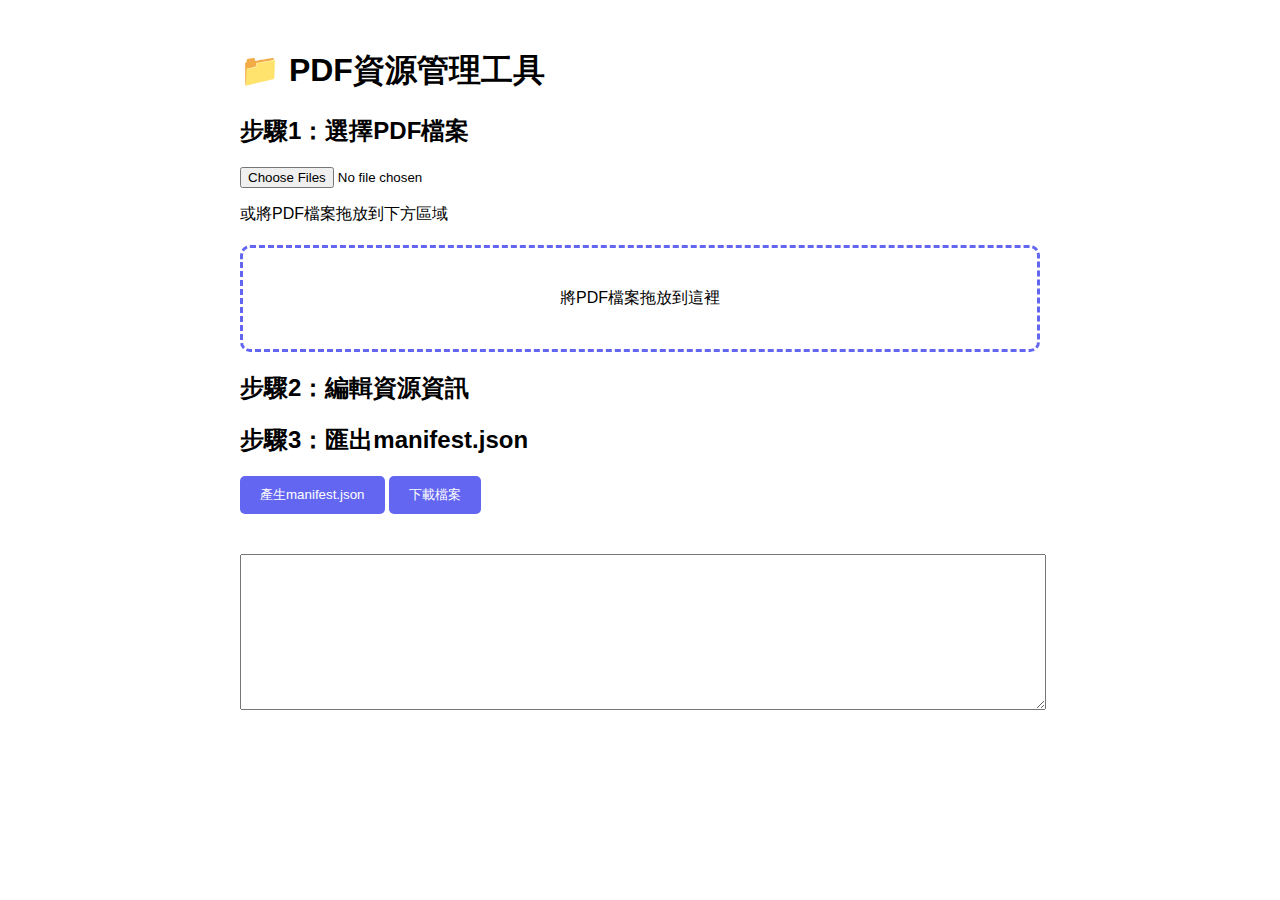
<file: tools/pdf-manager.html>
<!DOCTYPE html>
<html>
<head>
    <title>PDF管理工具 - AI生活分享平台</title>
    <style>
        body { font-family: Arial; padding: 20px; }
        .tool-container { max-width: 800px; margin: 0 auto; }
        .drop-zone { 
            border: 3px dashed #6366f1; 
            padding: 40px; 
            text-align: center;
            margin: 20px 0;
            border-radius: 10px;
        }
        .pdf-list { margin: 20px 0; }
        .pdf-item { 
            padding: 10px; 
            border-bottom: 1px solid #ddd;
            display: flex; justify-content: space-between;
        }
        .controls { margin: 20px 0; }
        button { padding: 10px 20px; background: #6366f1; color: white; border: none; border-radius: 5px; cursor: pointer; }
    </style>
</head>
<body>
    <div class="tool-container">
        <h1>📁 PDF資源管理工具</h1>
        
        <!-- 步驟1：選擇PDF資料夾 -->
        <div class="step">
            <h2>步驟1：選擇PDF檔案</h2>
            <input type="file" id="pdfInput" multiple accept=".pdf" webkitdirectory directory>
            <p>或將PDF檔案拖放到下方區域</p>
            <div class="drop-zone" id="dropZone">
                將PDF檔案拖放到這裡
            </div>
        </div>
        
        <!-- 步驟2：預覽與編輯 -->
        <div class="step">
            <h2>步驟2：編輯資源資訊</h2>
            <div class="pdf-list" id="pdfList"></div>
        </div>
        
        <!-- 步驟3：匯出 -->
        <div class="step">
            <h2>步驟3：匯出manifest.json</h2>
            <div class="controls">
                <button onclick="generateManifest()">產生manifest.json</button>
                <button onclick="downloadManifest()">下載檔案</button>
            </div>
            <textarea id="output" rows="10" style="width:100%; margin-top:20px;"></textarea>
        </div>
    </div>
    
    <script>
        let pdfFiles = [];
        
        // 檔案選擇處理
        document.getElementById('pdfInput').addEventListener('change', function(e) {
            handleFiles(Array.from(e.target.files));
        });
        
        // 拖放處理
        const dropZone = document.getElementById('dropZone');
        dropZone.addEventListener('dragover', (e) => {
            e.preventDefault();
            dropZone.style.background = '#e0e7ff';
        });
        
        dropZone.addEventListener('drop', (e) => {
            e.preventDefault();
            dropZone.style.background = '';
            const files = Array.from(e.dataTransfer.files).filter(f => f.name.endsWith('.pdf'));
            handleFiles(files);
        });
        
        function handleFiles(files) {
            pdfFiles = files.map(file => ({
                name: file.name,
                path: file.webkitRelativePath || file.name,
                title: file.name.replace('.pdf', '').replace(/_/g, ' '),
                category: 'tools',
                description: ''
            }));
            renderPDFList();
        }
        
        function renderPDFList() {
            const container = document.getElementById('pdfList');
            container.innerHTML = '';
            
            pdfFiles.forEach((pdf, index) => {
                const div = document.createElement('div');
                div.className = 'pdf-item';
                div.innerHTML = `
                    <div>
                        <strong>${pdf.title}</strong><br>
                        <small>${pdf.path}</small>
                    </div>
                    <div>
                        <select onchange="updateCategory(${index}, this.value)">
                            <option ${pdf.category === 'beginner' ? 'selected' : ''}>beginner</option>
                            <option ${pdf.category === 'tools' ? 'selected' : ''}>tools</option>
                            <option ${pdf.category === 'productivity' ? 'selected' : ''}>productivity</option>
                            <option ${pdf.category === 'design' ? 'selected' : ''}>design</option>
                            <option ${pdf.category === 'advanced' ? 'selected' : ''}>advanced</option>
                        </select>
                        <input type="text" value="${pdf.description}" placeholder="描述" onchange="updateDescription(${index}, this.value)">
                    </div>
                `;
                container.appendChild(div);
            });
        }
        
        function updateCategory(index, category) {
            pdfFiles[index].category = category;
        }
        
        function updateDescription(index, description) {
            pdfFiles[index].description = description;
        }
        
        function generateManifest() {
            const manifest = pdfFiles.map((pdf, index) => ({
                id: `pdf-${index + 1}`,
                title: pdf.title,
                type: "pdf",
                category: pdf.category,
                url: `./data_ai/pdfs/${pdf.name}`,
                description: pdf.description || `${pdf.title}教學文件`,
                views: 0,
                likes: 0
            }));
            
            document.getElementById('output').value = JSON.stringify(manifest, null, 2);
        }
        
        function downloadManifest() {
            const content = document.getElementById('output').value;
            const blob = new Blob([content], { type: 'application/json' });
            const url = URL.createObjectURL(blob);
            const a = document.createElement('a');
            a.href = url;
            a.download = 'manifest.json';
            a.click();
            URL.revokeObjectURL(url);
        }
    </script>
</body>
</html>
</file>
<file: assets/style.css>
/* ===== AI生活分享平台 - 主樣式表 ===== */

/* 基礎重置 */
* {
  margin: 0;
  padding: 0;
  box-sizing: border-box;
}

/* CSS變數定義 - AI主題色 */
:root {
  /* 主色調 - AI藍紫色 */
  --primary-color: #6366f1;
  --primary-dark: #4f46e5;
  --primary-light: #e0e7ff;
  --primary-lighter: #f0f9ff;
  
  /* 次級色 */
  --secondary-color: #8b5cf6;
  --success-color: #10b981;
  --warning-color: #f59e0b;
  --danger-color: #ef4444;
  --info-color: #3b82f6;
  
  /* 文字顏色 */
  --text-dark: #1f2937;
  --text-medium: #4b5563;
  --text-light: #6b7280;
  --text-lighter: #9ca3af;
  
  /* 背景顏色 */
  --bg-white: #ffffff;
  --bg-light: #f9fafb;
  --bg-lighter: #f3f4f6;
  --bg-dark: #111827;
  
  /* 邊框和陰影 */
  --border-color: #e5e7eb;
  --border-light: #f3f4f6;
  --shadow-sm: 0 1px 2px 0 rgba(0, 0, 0, 0.05);
  --shadow-md: 0 4px 6px -1px rgba(0, 0, 0, 0.1);
  --shadow-lg: 0 10px 15px -3px rgba(0, 0, 0, 0.1);
  --shadow-xl: 0 20px 25px -5px rgba(0, 0, 0, 0.1);
  --shadow-primary: 0 10px 30px rgba(99, 102, 241, 0.2);
  
  /* 邊框圓角 */
  --radius-sm: 6px;
  --radius-md: 10px;
  --radius-lg: 15px;
  --radius-xl: 20px;
  --radius-full: 9999px;
  
  /* 間距 */
  --space-xs: 8px;
  --space-sm: 16px;
  --space-md: 24px;
  --space-lg: 32px;
  --space-xl: 48px;
  --space-2xl: 64px;
  
  /* 字體大小 */
  --text-xs: 0.75rem;
  --text-sm: 0.875rem;
  --text-base: 1rem;
  --text-lg: 1.125rem;
  --text-xl: 1.25rem;
  --text-2xl: 1.5rem;
  --text-3xl: 1.875rem;
  --text-4xl: 2.25rem;
  
  /* 過渡效果 */
  --transition-fast: 150ms cubic-bezier(0.4, 0, 0.2, 1);
  --transition-base: 300ms cubic-bezier(0.4, 0, 0.2, 1);
  --transition-slow: 500ms cubic-bezier(0.4, 0, 0.2, 1);
}

/* 基礎樣式 */
body {
  font-family: -apple-system, BlinkMacSystemFont, 'Segoe UI', Roboto, 'Microsoft JhengHei', '微軟正黑體', sans-serif;
  line-height: 1.6;
  color: var(--text-medium);
  background-color: var(--bg-light);
  -webkit-font-smoothing: antialiased;
  -moz-osx-font-smoothing: grayscale;
}

/* 容器 */
.container {
  max-width: 1200px;
  margin: 0 auto;
  padding: var(--space-md);
  background-color: var(--bg-white);
  box-shadow: var(--shadow-md);
  border-radius: var(--radius-lg);
  min-height: 100vh;
}

/* 排版樣式 */
h1, h2, h3, h4, h5, h6 {
  color: var(--text-dark);
  margin-bottom: var(--space-sm);
  line-height: 1.3;
  font-weight: 700;
}

h1 {
  font-size: var(--text-3xl);
}

h2 {
  font-size: var(--text-2xl);
  font-weight: 600;
}

h3 {
  font-size: var(--text-xl);
  font-weight: 600;
}

p {
  margin-bottom: var(--space-sm);
}

/* 連結樣式 */
a {
  color: var(--primary-color);
  text-decoration: none;
  transition: color var(--transition-base);
}

a:hover {
  color: var(--primary-dark);
  text-decoration: underline;
}

/* 頁面頭部樣式 */
.page-header {
  text-align: center;
  margin-bottom: var(--space-xl);
  padding-bottom: var(--space-md);
  border-bottom: 2px solid var(--border-color);
}

.page-header h1 {
  color: var(--text-dark);
  margin-bottom: var(--space-xs);
}

.subtitle {
  color: var(--text-light);
  font-size: var(--text-lg);
  font-weight: 400;
}

/* 麵包屑導航 */
.breadcrumb {
  margin-bottom: var(--space-lg);
  font-size: var(--text-sm);
  color: var(--text-light);
  padding: var(--space-sm);
  background: var(--bg-lighter);
  border-radius: var(--radius-md);
  display: flex;
  align-items: center;
  gap: var(--space-xs);
}

.breadcrumb a {
  color: var(--primary-color);
  text-decoration: none;
  display: flex;
  align-items: center;
  gap: var(--space-xs);
}

.breadcrumb a:hover {
  color: var(--primary-dark);
  text-decoration: none;
}

.breadcrumb span {
  color: var(--text-medium);
  font-weight: 500;
}

/* 主要內容區域 */
.main-content {
  max-width: 1200px;
  margin: 0 auto;
  padding: var(--space-md);
}

/* 按鈕樣式 */
.btn {
  display: inline-flex;
  align-items: center;
  justify-content: center;
  gap: var(--space-xs);
  padding: 12px 24px;
  background: var(--primary-color);
  color: white;
  text-decoration: none;
  border-radius: var(--radius-md);
  font-weight: 600;
  font-size: var(--text-base);
  transition: all var(--transition-base);
  border: none;
  cursor: pointer;
  text-align: center;
  line-height: 1;
  white-space: nowrap;
}

.btn:hover {
  background: var(--primary-dark);
  transform: translateY(-2px);
  box-shadow: var(--shadow-primary);
  text-decoration: none;
  color: white;
}

.btn:active {
  transform: translateY(0);
}

.btn-primary {
  background: var(--primary-color);
}

.btn-primary:hover {
  background: var(--primary-dark);
}

.btn-secondary {
  background: var(--text-light);
}

.btn-secondary:hover {
  background: var(--text-medium);
}

.btn-success {
  background: var(--success-color);
}

.btn-success:hover {
  background: #0da271;
}

.btn-warning {
  background: var(--warning-color);
}

.btn-warning:hover {
  background: #d97706;
}

.btn-danger {
  background: var(--danger-color);
}

.btn-danger:hover {
  background: #dc2626;
}

.btn-outline {
  background: transparent;
  border: 2px solid var(--primary-color);
  color: var(--primary-color);
}

.btn-outline:hover {
  background: var(--primary-color);
  color: white;
}

.btn-sm {
  padding: 8px 16px;
  font-size: var(--text-sm);
  border-radius: var(--radius-sm);
}

.btn-lg {
  padding: 16px 32px;
  font-size: var(--text-lg);
  border-radius: var(--radius-md);
}

.btn-full {
  width: 100%;
}

.btn:disabled {
  opacity: 0.5;
  cursor: not-allowed;
  transform: none;
  box-shadow: none;
}

.btn-container {
  display: flex;
  gap: var(--space-sm);
  margin: var(--space-lg) 0;
  flex-wrap: wrap;
  justify-content: center;
}

/* 卡片樣式 */
.card {
  background: var(--bg-white);
  border-radius: var(--radius-lg);
  padding: var(--space-lg);
  box-shadow: var(--shadow-md);
  border: 1px solid var(--border-color);
  transition: all var(--transition-base);
}

.card:hover {
  transform: translateY(-5px);
  box-shadow: var(--shadow-xl);
  border-color: var(--primary-light);
}

/* 網格布局 */
.grid {
  display: grid;
  gap: var(--space-lg);
}

.grid-2 {
  grid-template-columns: repeat(auto-fit, minmax(300px, 1fr));
}

.grid-3 {
  grid-template-columns: repeat(auto-fit, minmax(250px, 1fr));
}

.grid-4 {
  grid-template-columns: repeat(auto-fit, minmax(200px, 1fr));
}

/* 頁腳樣式 */
.page-footer {
  margin-top: var(--space-xl);
  text-align: center;
  padding-top: var(--space-lg);
  border-top: 1px solid var(--border-color);
}

.footer-info {
  color: var(--text-light);
  font-size: var(--text-sm);
  margin-top: var(--space-md);
}

/* 工具類 */
.text-center {
  text-align: center;
}

.text-left {
  text-align: left;
}

.text-right {
  text-align: right;
}

.text-primary {
  color: var(--primary-color);
}

.text-success {
  color: var(--success-color);
}

.text-warning {
  color: var(--warning-color);
}

.text-danger {
  color: var(--danger-color);
}

.mt-0 { margin-top: 0; }
.mt-1 { margin-top: var(--space-xs); }
.mt-2 { margin-top: var(--space-sm); }
.mt-3 { margin-top: var(--space-md); }
.mt-4 { margin-top: var(--space-lg); }
.mt-5 { margin-top: var(--space-xl); }

.mb-0 { margin-bottom: 0; }
.mb-1 { margin-bottom: var(--space-xs); }
.mb-2 { margin-bottom: var(--space-sm); }
.mb-3 { margin-bottom: var(--space-md); }
.mb-4 { margin-bottom: var(--space-lg); }
.mb-5 { margin-bottom: var(--space-xl); }

.p-0 { padding: 0; }
.p-1 { padding: var(--space-xs); }
.p-2 { padding: var(--space-sm); }
.p-3 { padding: var(--space-md); }
.p-4 { padding: var(--space-lg); }
.p-5 { padding: var(--space-xl); }

.hidden {
  display: none !important;
}

.visible {
  display: block !important;
}

.flex {
  display: flex;
}

.flex-col {
  flex-direction: column;
}

.items-center {
  align-items: center;
}

.justify-center {
  justify-content: center;
}

.justify-between {
  justify-content: space-between;
}

.gap-1 { gap: var(--space-xs); }
.gap-2 { gap: var(--space-sm); }
.gap-3 { gap: var(--space-md); }
.gap-4 { gap: var(--space-lg); }
.gap-5 { gap: var(--space-xl); }

.w-full {
  width: 100%;
}

.h-full {
  height: 100%;
}

.rounded-sm { border-radius: var(--radius-sm); }
.rounded-md { border-radius: var(--radius-md); }
.rounded-lg { border-radius: var(--radius-lg); }
.rounded-xl { border-radius: var(--radius-xl); }
.rounded-full { border-radius: var(--radius-full); }

.shadow-sm { box-shadow: var(--shadow-sm); }
.shadow-md { box-shadow: var(--shadow-md); }
.shadow-lg { box-shadow: var(--shadow-lg); }
.shadow-xl { box-shadow: var(--shadow-xl); }

.bg-primary { background: var(--primary-color); }
.bg-primary-light { background: var(--primary-light); }
.bg-success { background: var(--success-color); }
.bg-warning { background: var(--warning-color); }
.bg-danger { background: var(--danger-color); }
.bg-light { background: var(--bg-light); }
.bg-lighter { background: var(--bg-lighter); }
.bg-white { background: var(--bg-white); }

/* 載入動畫 */
.loading {
  display: inline-block;
  width: 20px;
  height: 20px;
  border: 3px solid var(--bg-lighter);
  border-top: 3px solid var(--primary-color);
  border-radius: 50%;
  animation: spin 1s linear infinite;
  margin-right: 10px;
  vertical-align: middle;
}

@keyframes spin {
  0% { transform: rotate(0deg); }
  100% { transform: rotate(360deg); }
}

/* 淡入動畫 */
.fade-in {
  animation: fadeIn var(--transition-base);
}

@keyframes fadeIn {
  from { opacity: 0; }
  to { opacity: 1; }
}

/* 脈衝動畫 */
.pulse {
  animation: pulse 2s infinite;
}

@keyframes pulse {
  0% { opacity: 1; }
  50% { opacity: 0.5; }
  100% { opacity: 1; }
}

/* 滑入動畫 */
.slide-in {
  animation: slideIn var(--transition-slow);
}

@keyframes slideIn {
  from {
    transform: translateY(20px);
    opacity: 0;
  }
  to {
    transform: translateY(0);
    opacity: 1;
  }
}

/* 響應式設計 */
@media (max-width: 1024px) {
  .container {
    padding: var(--space-sm);
  }
  
  .page-header h1 {
    font-size: var(--text-2xl);
  }
}

@media (max-width: 768px) {
  :root {
    --space-md: 20px;
    --space-lg: 28px;
    --space-xl: 40px;
  }
  
  h1 {
    font-size: var(--text-2xl);
  }
  
  h2 {
    font-size: var(--text-xl);
  }
  
  h3 {
    font-size: var(--text-lg);
  }
  
  .main-content {
    padding: var(--space-sm);
  }
  
  .grid-2, .grid-3, .grid-4 {
    grid-template-columns: 1fr;
    gap: var(--space-md);
  }
  
  .btn-container {
    flex-direction: column;
  }
  
  .btn {
    width: 100%;
  }
}

@media (max-width: 480px) {
  :root {
    --space-md: 16px;
    --space-lg: 24px;
    --space-xl: 32px;
  }
  
  .container {
    padding: var(--space-sm);
    border-radius: var(--radius-md);
  }
  
  h1 {
    font-size: var(--text-xl);
  }
  
  .page-header {
    margin-bottom: var(--space-lg);
  }
  
  .breadcrumb {
    font-size: var(--text-xs);
    padding: var(--space-xs) var(--space-sm);
  }
  
  .card {
    padding: var(--space-md);
  }
}

/* 列印樣式 */
@media print {
  .container {
    box-shadow: none;
    padding: 0;
  }
  
  .btn, .video-controls, .page-controls {
    display: none !important;
  }
  
  body {
    background: white;
    color: black;
  }
  
  a {
    color: black;
    text-decoration: underline;
  }
}

/* 無障礙支援 */
@media (prefers-reduced-motion: reduce) {
  * {
    animation-duration: 0.01ms !important;
    animation-iteration-count: 1 !important;
    transition-duration: 0.01ms !important;
  }
}

/* 高對比模式支援 */
@media (prefers-contrast: high) {
  :root {
    --primary-color: #0056b3;
    --primary-dark: #004494;
    --text-dark: #000000;
    --border-color: #000000;
  }
}

/* 深色模式支援 */
@media (prefers-color-scheme: dark) {
  :root {
    --bg-white: #1f2937;
    --bg-light: #111827;
    --bg-lighter: #374151;
    --text-dark: #f9fafb;
    --text-medium: #d1d5db;
    --text-light: #9ca3af;
    --border-color: #374151;
    --shadow-md: 0 4px 6px -1px rgba(0, 0, 0, 0.3);
    --shadow-lg: 0 10px 15px -3px rgba(0, 0, 0, 0.3);
  }
  
  .container {
    box-shadow: var(--shadow-lg);
  }
  
  .card {
    background: var(--bg-lighter);
    border-color: var(--border-color);
  }
}
</file>
